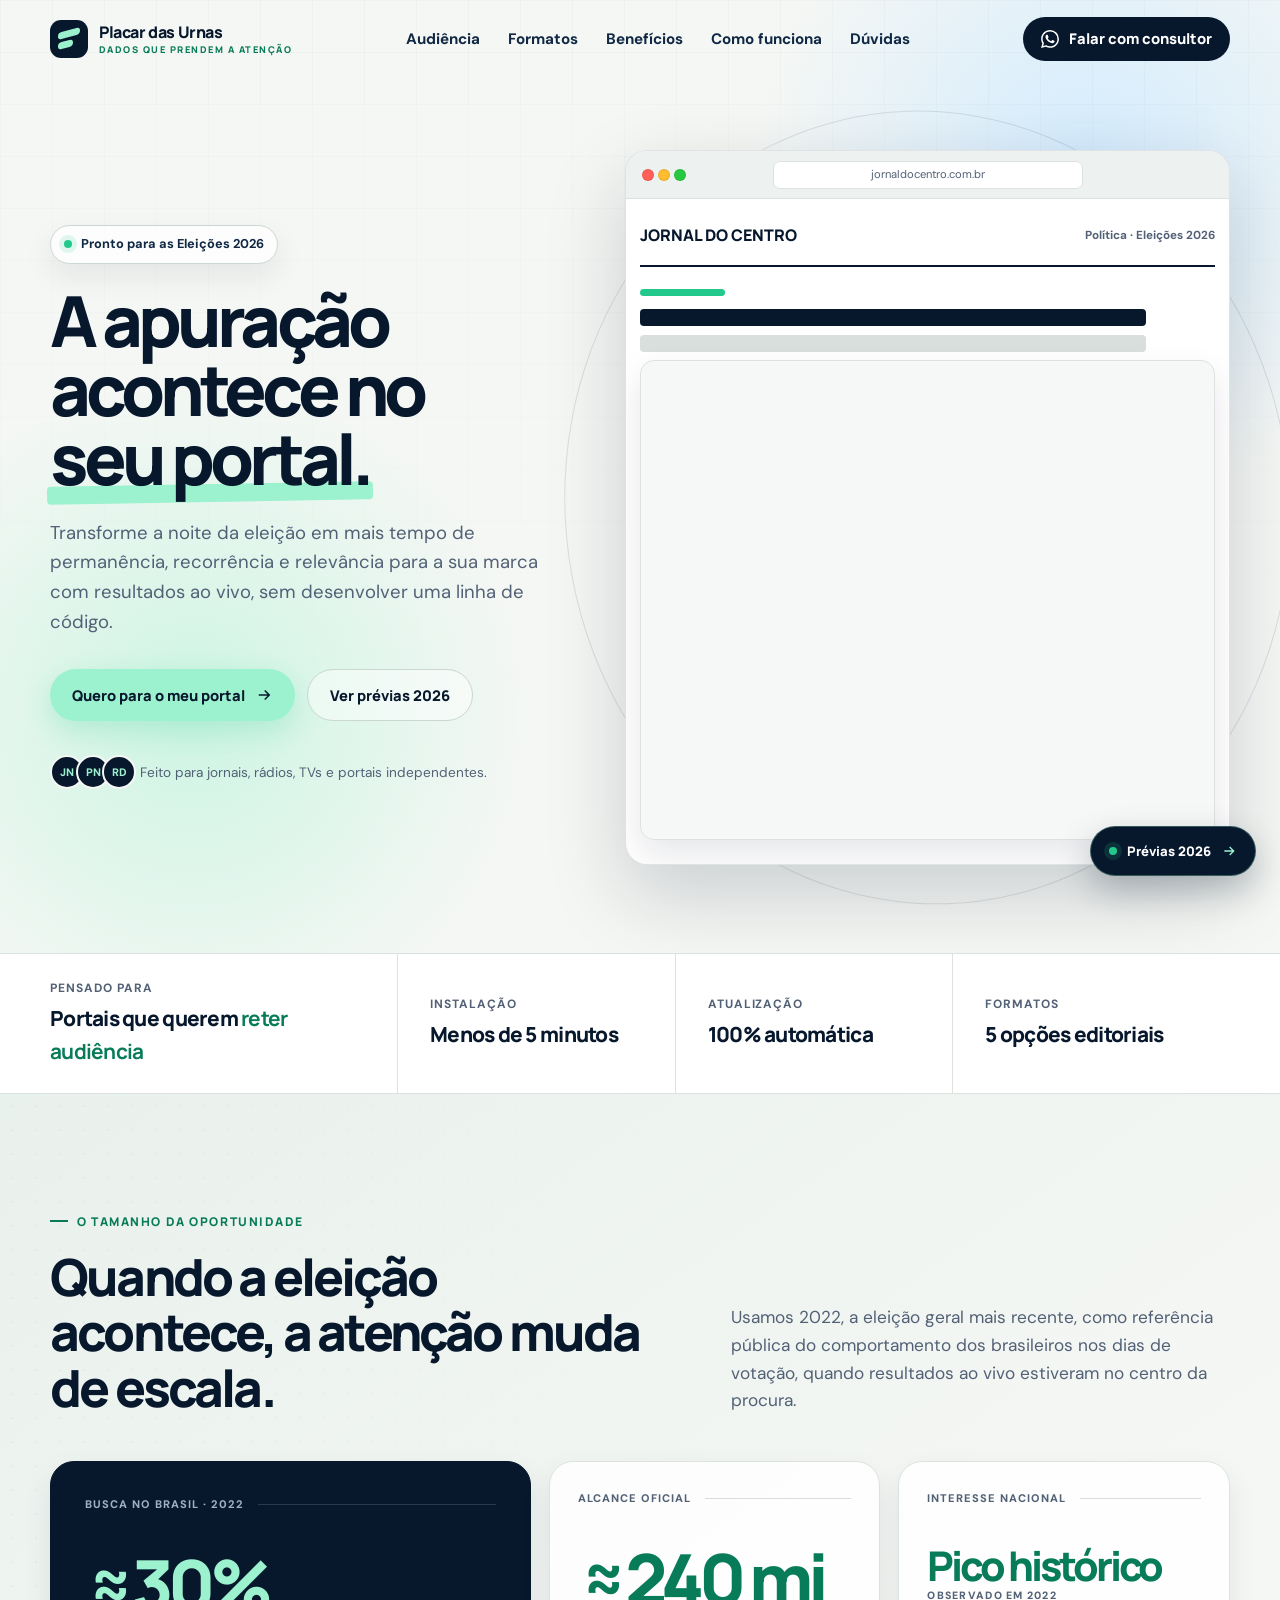
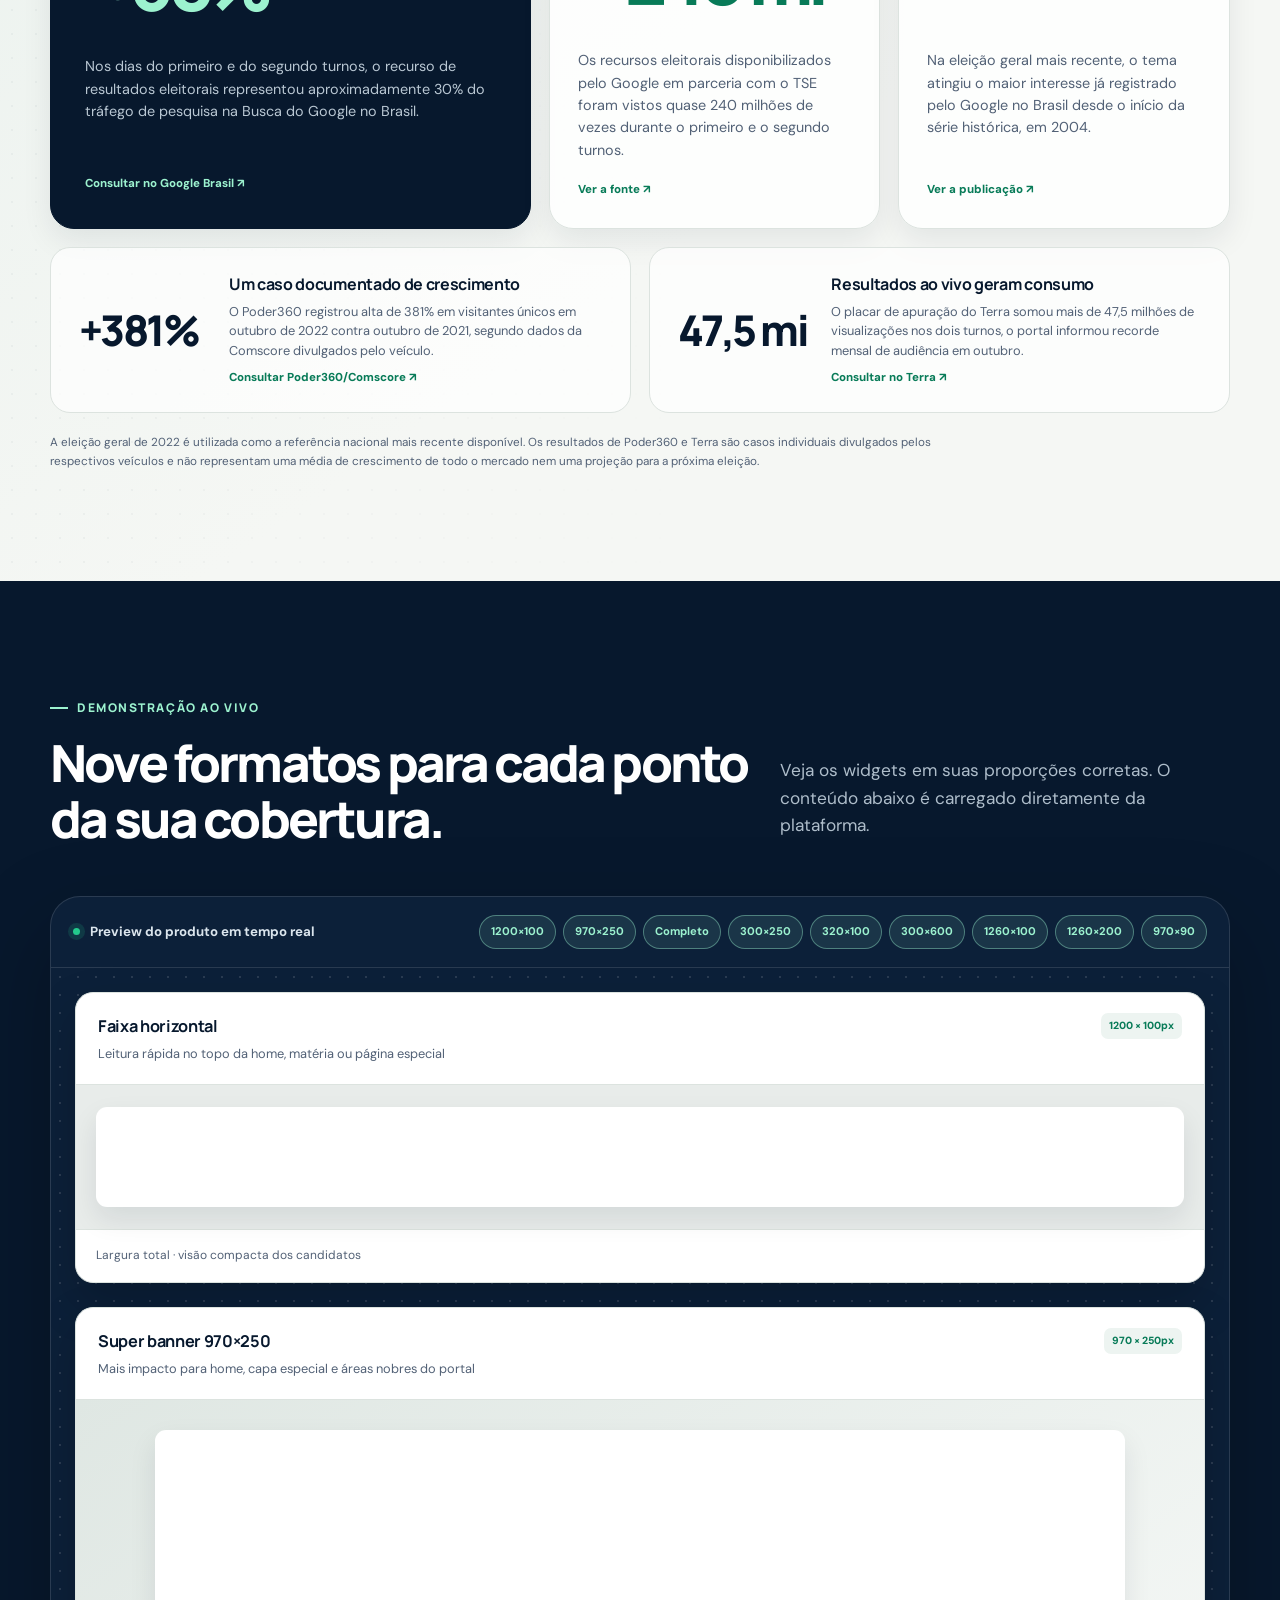
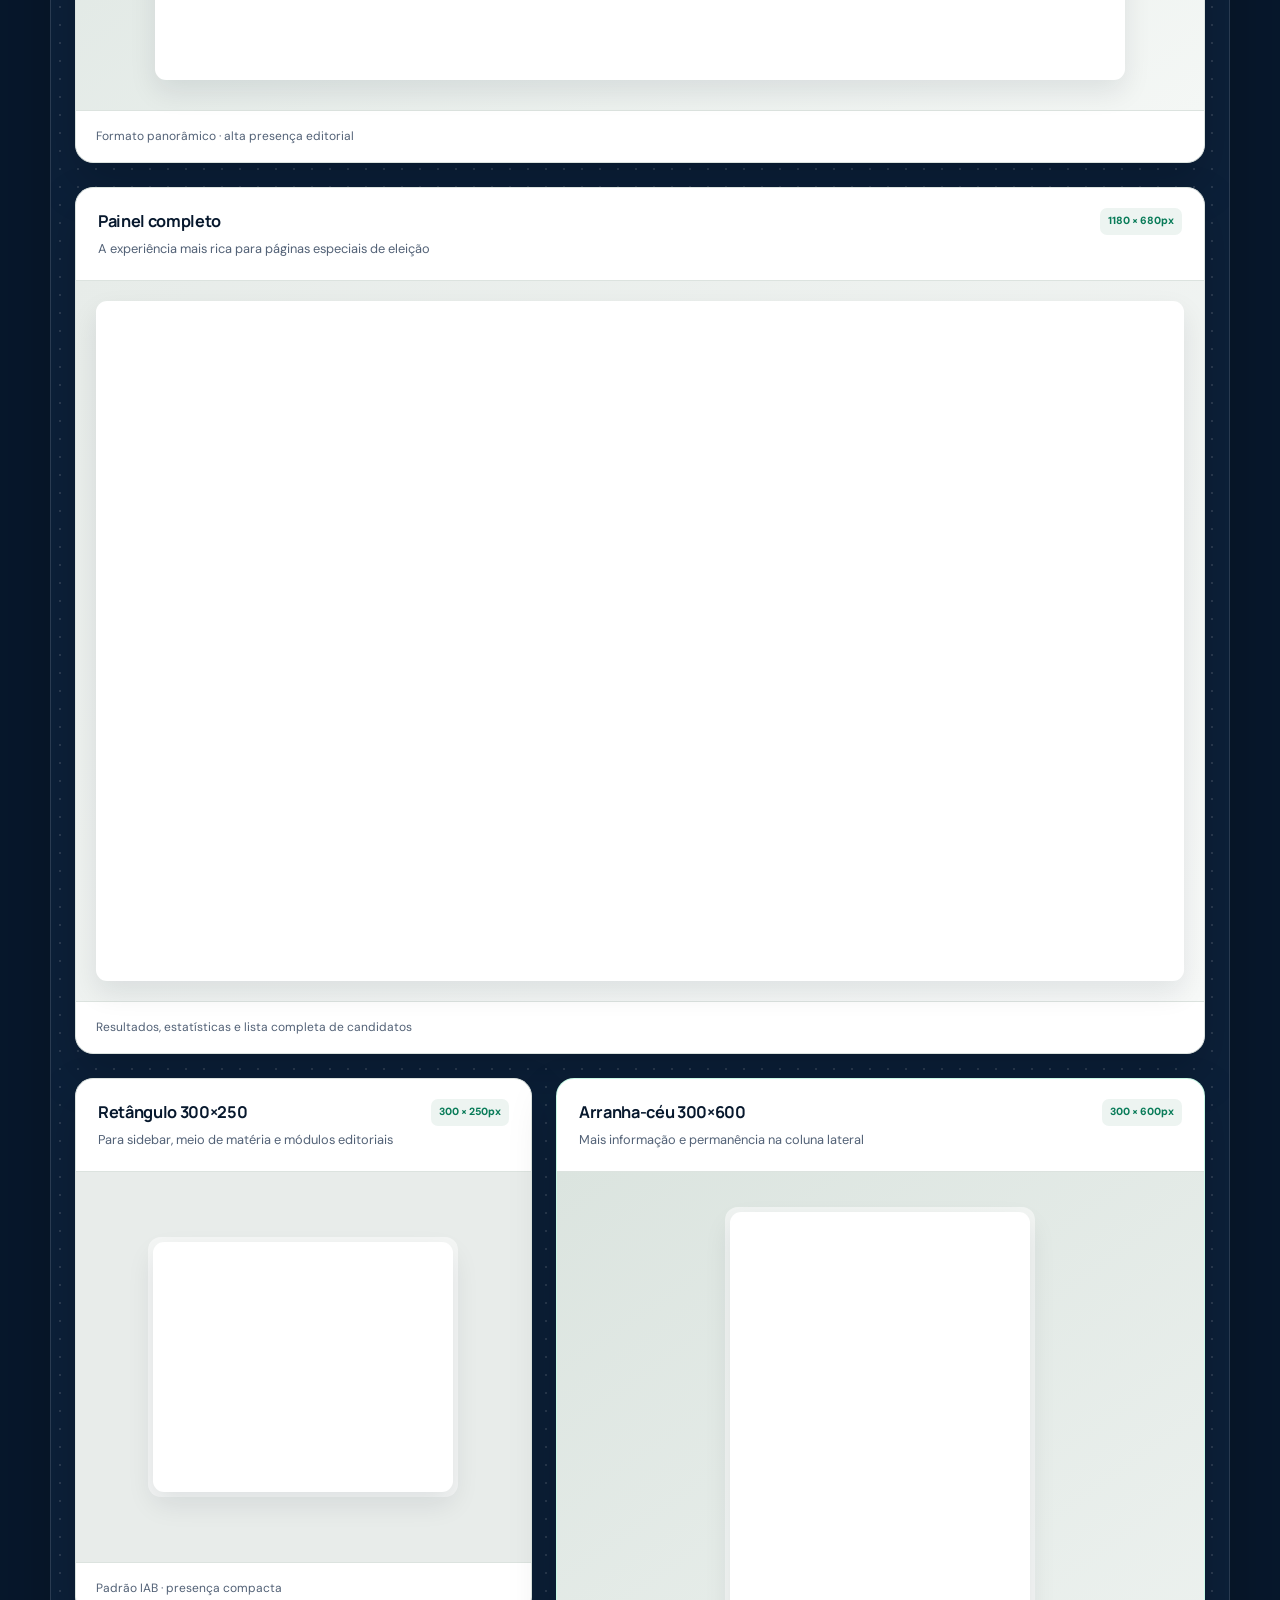
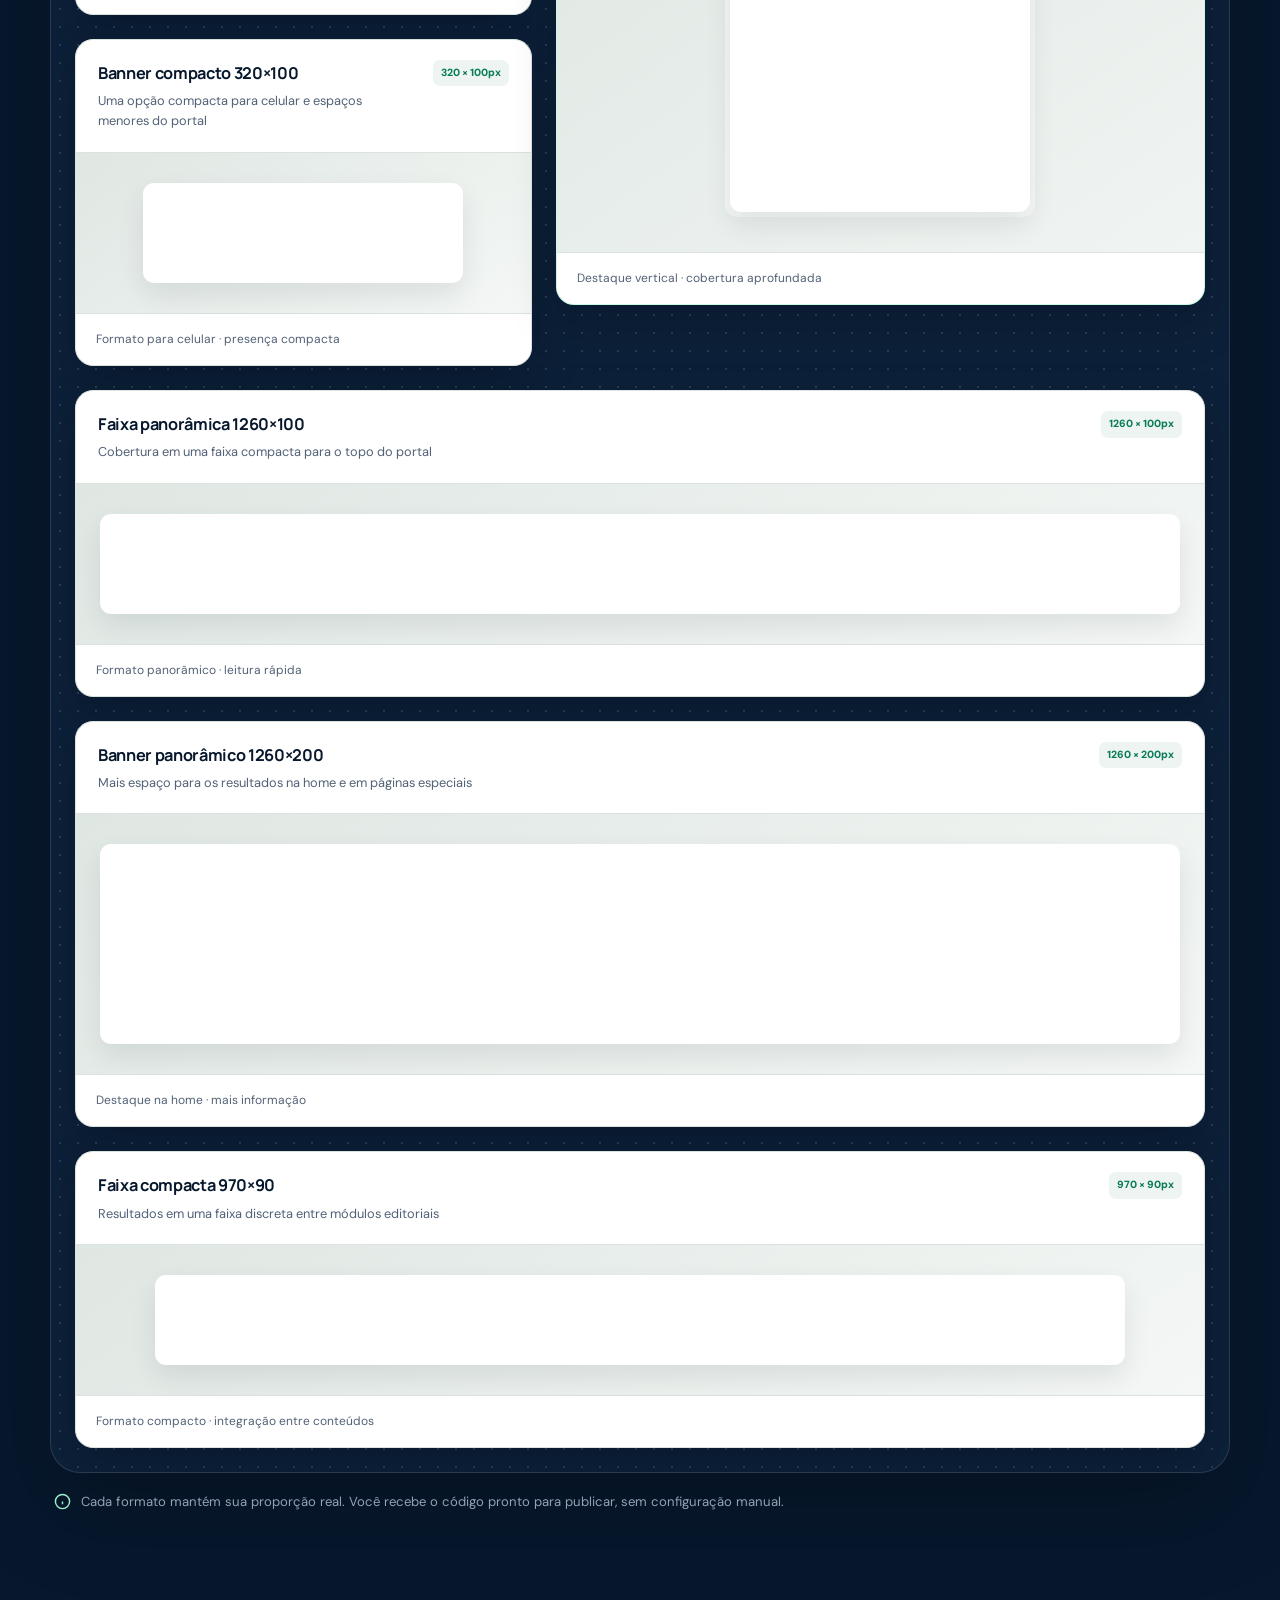
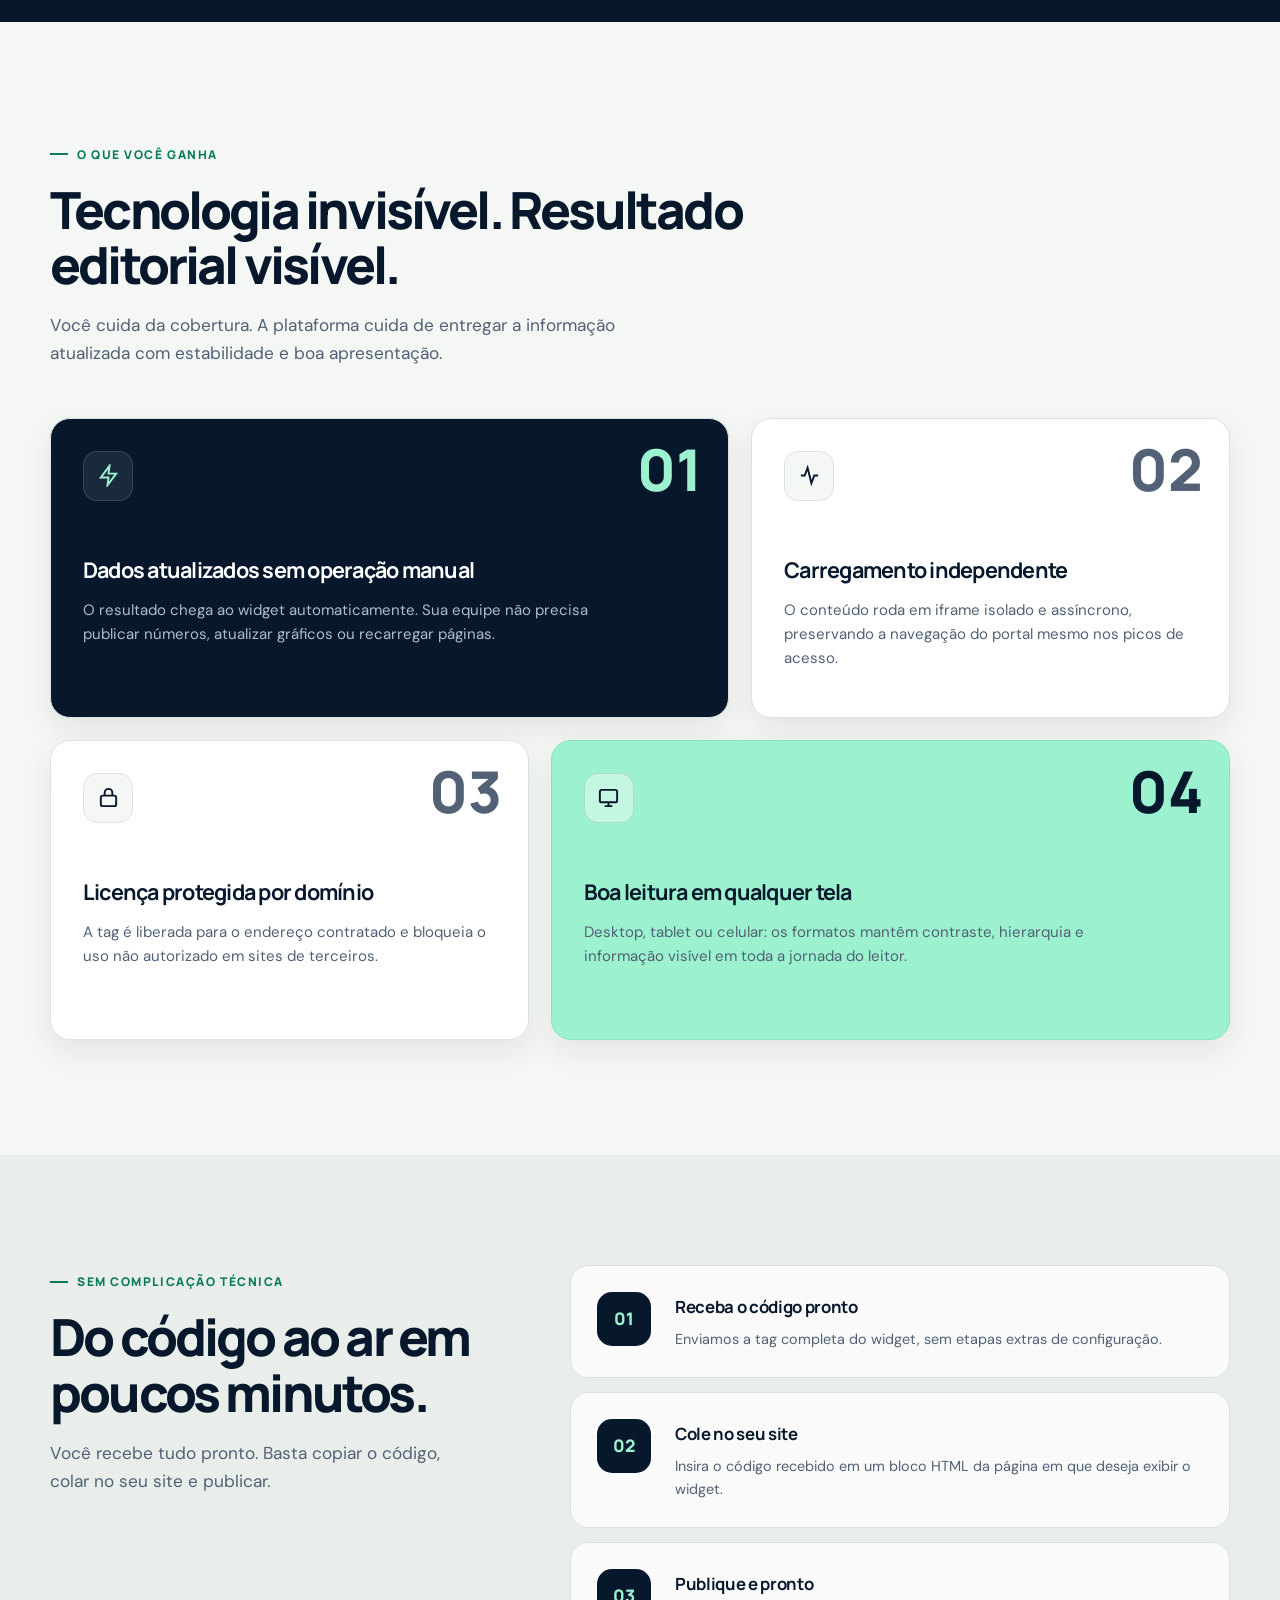
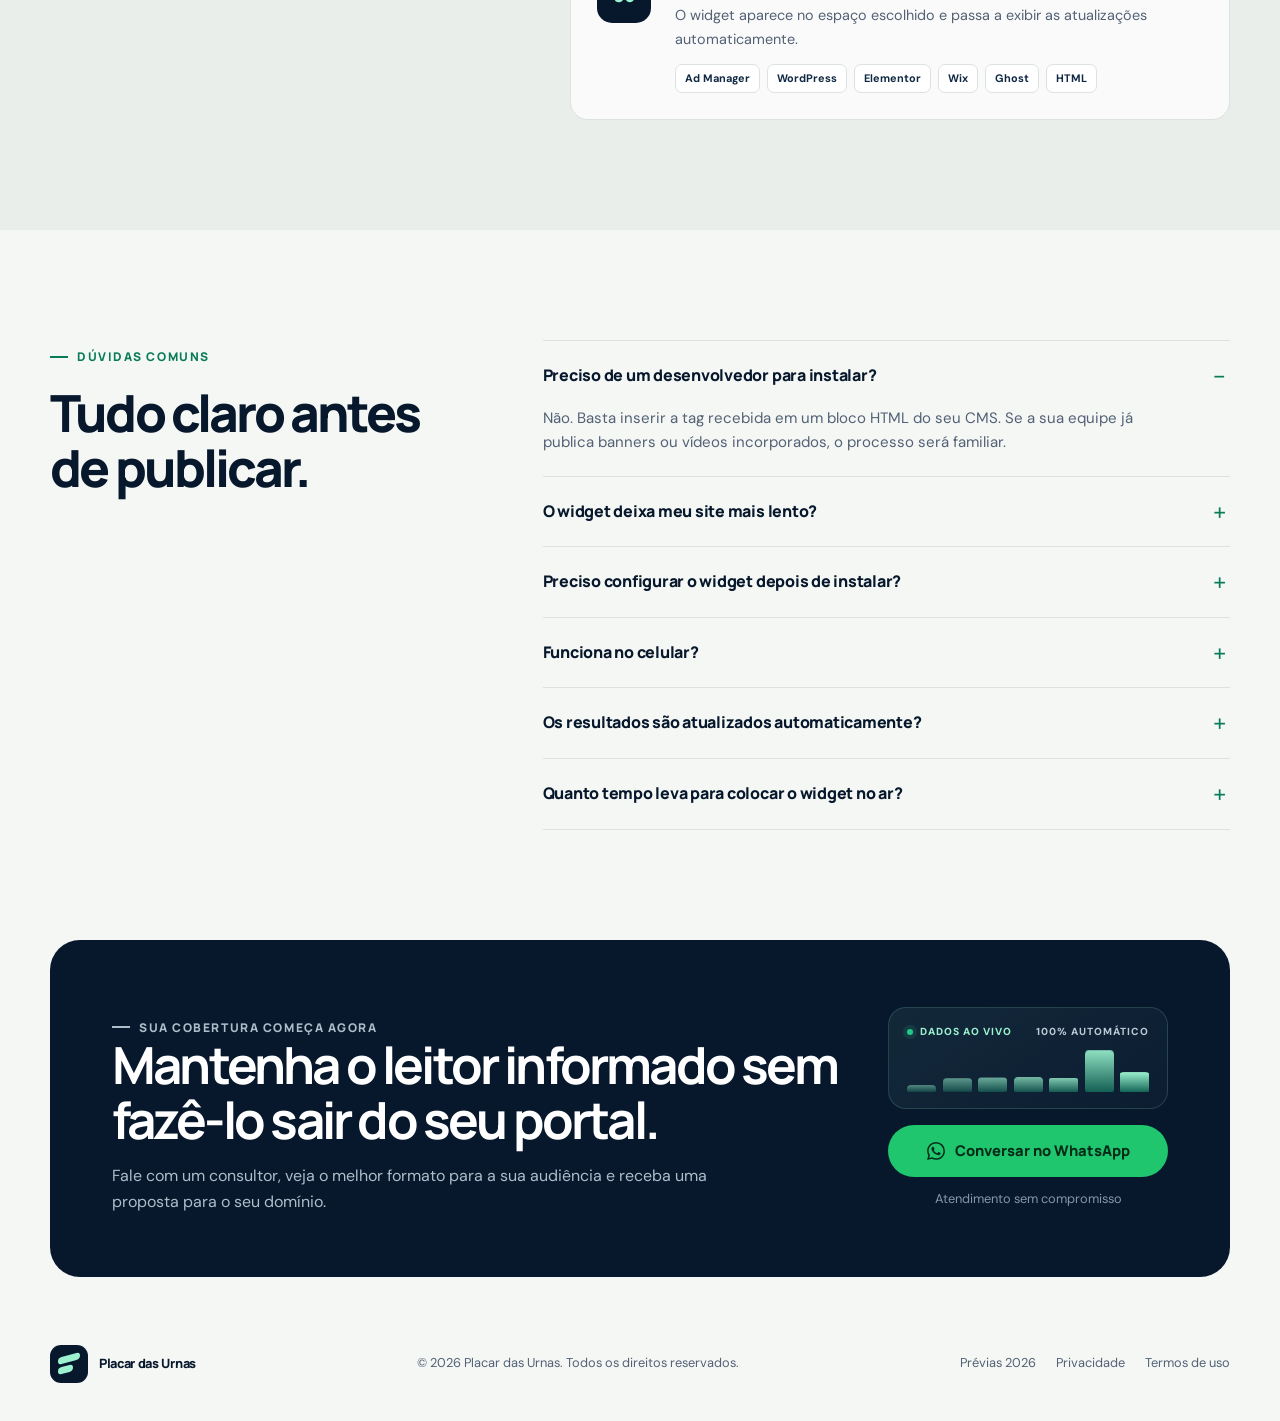
<file: index.html>
<!DOCTYPE html>
<html lang="pt-BR">
<head>
  <meta charset="UTF-8">
  <meta name="viewport" content="width=device-width, initial-scale=1">
  <meta name="description" content="Widgets de apuração eleitoral em tempo real para portais de notícias. Instalação simples, atualização automática e design responsivo.">
  <meta name="theme-color" content="#07182d">
  <title>Placar das Urnas | Apuração eleitoral no seu portal</title>
  <link rel="icon" href="./favicon.ico" sizes="any">
  <link rel="preconnect" href="https://fonts.googleapis.com">
  <link rel="preconnect" href="https://fonts.gstatic.com" crossorigin>
  <link href="https://fonts.googleapis.com/css2?family=DM+Sans:wght@400;500;600;700&amp;family=Manrope:wght@500;600;700;800&amp;display=swap" rel="stylesheet">
  <style>
    :root {
      --ink: #07182d;
      --ink-soft: #102844;
      --ink-muted: #526176;
      --paper: #f5f7f4;
      --white: #ffffff;
      --line: #dce3df;
      --line-dark: rgba(255, 255, 255, .12);
      --mint: #9cf2cf;
      --mint-strong: #23c98c;
      --mint-dark: #087b58;
      --sky: #cfeaff;
      --yellow: #ffd566;
      --whatsapp: #1fc66d;
      --display: "Manrope", system-ui, sans-serif;
      --body: "DM Sans", system-ui, sans-serif;
      --radius-sm: 12px;
      --radius-md: 20px;
      --radius-lg: 30px;
      --shadow-sm: 0 12px 30px rgba(7, 24, 45, .08);
      --shadow-lg: 0 30px 80px rgba(7, 24, 45, .18);
    }
    *, *::before, *::after { box-sizing: border-box; }
    html { scroll-behavior: smooth; }
    body { margin: 0; overflow-x: hidden; background: var(--paper); color: var(--ink); font-family: var(--body); line-height: 1.6; -webkit-font-smoothing: antialiased; }
    button, a { font: inherit; }
    a { color: inherit; text-decoration: none; }
    img, svg { display: block; }
    button { border: 0; }
    ::selection { background: var(--mint); color: var(--ink); }
    .skip-link { position: fixed; top: 12px; left: 12px; z-index: 9999; padding: 10px 14px; border-radius: 8px; background: var(--white); color: var(--ink); transform: translateY(-150%); }
    .skip-link:focus { transform: translateY(0); }
    .container { width: min(1180px, calc(100% - 40px)); margin-inline: auto; }
    .eyebrow { display: inline-flex; align-items: center; gap: 9px; margin: 0 0 18px; color: var(--mint-dark); font-family: var(--display); font-size: .75rem; font-weight: 800; letter-spacing: .13em; text-transform: uppercase; }
    .eyebrow::before { content: ""; width: 18px; height: 2px; background: currentColor; }
    .eyebrow--light { color: var(--mint); }
    .section-title { max-width: 800px; margin: 0; font-family: var(--display); font-size: clamp(2rem, 4vw, 3.5rem); font-weight: 800; letter-spacing: -.055em; line-height: 1.08; }
    .section-copy { max-width: 620px; margin: 20px 0 0; color: var(--ink-muted); font-size: 1.08rem; }
    .section-head { margin-bottom: 50px; }
    .section-head--split { display: flex; align-items: end; justify-content: space-between; gap: 32px; }
    .section-head--split .section-copy { margin: 0 0 6px; max-width: 450px; }
    .button { display: inline-flex; min-height: 52px; align-items: center; justify-content: center; gap: 10px; padding: 0 22px; border-radius: 999px; cursor: pointer; font-family: var(--display); font-size: .92rem; font-weight: 800; transition: transform .2s ease, box-shadow .2s ease, background .2s ease; }
    .button:hover { transform: translateY(-2px); }
    .button:focus-visible, .nav-link:focus-visible, .preview-fab:focus-visible, summary:focus-visible { outline: 3px solid var(--yellow); outline-offset: 3px; }
    .button--primary { background: var(--mint); color: var(--ink); box-shadow: 0 10px 28px rgba(35, 201, 140, .22); }
    .button--primary:hover { background: #b5f8dd; box-shadow: 0 14px 36px rgba(35, 201, 140, .3); }
    .button--whatsapp { background: var(--whatsapp); color: #052b18; }
    .button--ghost { border: 1px solid var(--line-dark); color: var(--white); }
    .button--ghost:hover { background: rgba(255, 255, 255, .08); }
    .button svg { width: 18px; height: 18px; }
    .site-header { position: fixed; inset: 0 0 auto; z-index: 1000; border-bottom: 1px solid transparent; transition: background .25s ease, border-color .25s ease, box-shadow .25s ease; }
    .site-header.is-scrolled { border-color: rgba(220, 227, 223, .8); background: rgba(245, 247, 244, .92); box-shadow: 0 10px 35px rgba(7, 24, 45, .06); backdrop-filter: blur(16px); }
    .nav { min-height: 78px; display: flex; align-items: center; justify-content: space-between; gap: 24px; }
    .brand { display: inline-flex; align-items: center; gap: 11px; font-family: var(--display); font-weight: 800; }
    .brand-mark { position: relative; width: 38px; height: 38px; overflow: hidden; border-radius: 11px; background: var(--ink); }
    .brand-mark::before, .brand-mark::after { content: ""; position: absolute; left: 8px; width: 22px; height: 7px; border-radius: 999px; background: var(--mint); transform: skewY(-15deg); }
    .brand-mark::before { top: 10px; }
    .brand-mark::after { top: 21px; width: 15px; }
    .brand-name { line-height: 1.05; letter-spacing: -.025em; color: var(--ink);}
    .brand-name small { display: block; margin-top: 4px; color: var(--mint-dark); font-size: .58rem; letter-spacing: .16em; text-transform: uppercase; }
    .nav-links { display: flex; align-items: center; gap: 28px; }
    .nav-link { position: relative; padding-block: 8px; color: var(--ink-soft); font-size: .95rem; font-weight: 700; transition: color .25s ease; }
    .nav-link::after { content: ""; position: absolute; right: 0; bottom: 2px; left: 0; height: 2px; border-radius: 999px; background: var(--mint-dark); transform: scaleX(0); transform-origin: center; transition: transform .25s ease; }
    .nav-link:hover, .nav-link.is-active { color: var(--mint-dark); }
    .nav-link.is-active::after { transform: scaleX(1); }
    .site-header .button { min-height: 44px; padding-inline: 18px; background: var(--ink); color: var(--white); }
    .hero { position: relative; min-height: 860px; overflow: hidden; padding: 150px 0 88px; background: radial-gradient(circle at 85% 18%, rgba(207, 234, 255, .9), transparent 25%), radial-gradient(circle at 15% 75%, rgba(156, 242, 207, .45), transparent 26%), var(--paper); }
    .hero::before { content: ""; position: absolute; inset: 0; opacity: .28; background-image: linear-gradient(rgba(7, 24, 45, .08) 1px, transparent 1px), linear-gradient(90deg, rgba(7, 24, 45, .08) 1px, transparent 1px); background-size: 52px 52px; mask-image: linear-gradient(to bottom, black, transparent 88%); }
    .hero-grid { position: relative; display: grid; grid-template-columns: minmax(0, .92fr) minmax(0, 1.08fr); align-items: center; gap: 60px; }
    .hero-content { min-width: 0; }
    .live-pill { display: inline-flex; align-items: center; gap: 9px; margin-bottom: 22px; padding: 8px 13px; border: 1px solid #cbd8d2; border-radius: 999px; background: rgba(255, 255, 255, .72); color: var(--ink-soft); font-size: .8rem; font-weight: 700; box-shadow: var(--shadow-sm); }
    .live-dot { width: 8px; height: 8px; border-radius: 50%; background: var(--mint-strong); box-shadow: 0 0 0 5px rgba(35, 201, 140, .14); animation: pulse 1.8s ease infinite; }
    .hero h1 { max-width: 620px; margin: 0; font-family: var(--display); font-size: clamp(2.9rem, 5.5vw, 5.15rem); font-weight: 800; letter-spacing: -.07em; line-height: .98; }
    .hero h1 span { position: relative; z-index: 0; white-space: nowrap; }
    .hero h1 span::after { content: ""; position: absolute; z-index: -1; right: -3px; bottom: 4px; left: -3px; height: 18px; border-radius: 4px; background: var(--mint); transform: rotate(-1deg); }
    .hero-copy { max-width: 570px; margin: 26px 0 32px; color: var(--ink-muted); font-size: 1.16rem; }
    .hero-actions { display: flex; align-items: center; gap: 12px; flex-wrap: wrap; }
    .hero-actions .button--ghost { border-color: #cbd8d2; color: var(--ink); background: rgba(255,255,255,.45); }
    .trust-line { display: flex; align-items: center; gap: 12px; margin-top: 34px; color: var(--ink-muted); font-size: .85rem; }
    .trust-avatars { display: flex; }
    .trust-avatar { display: grid; width: 34px; height: 34px; margin-right: -8px; place-items: center; border: 2px solid var(--paper); border-radius: 50%; background: var(--ink); color: var(--mint); font-size: .68rem; font-weight: 800; }
    .product-stage { position: relative; min-width: 0; }
    .stage-orbit { position: absolute; inset: -40px -60px; border: 1px solid rgba(7, 24, 45, .11); border-radius: 50%; transform: rotate(-8deg); }
    .browser { position: relative; overflow: hidden; border: 1px solid rgba(7, 24, 45, .12); border-radius: 22px; background: var(--white); box-shadow: var(--shadow-lg); }
    .browser-bar { height: 48px; display: grid; grid-template-columns: 44px minmax(0, 1fr) 44px; align-items: center; gap: 12px; padding: 0 16px; border-bottom: 1px solid var(--line); background: #edf1ef; }
    .browser-controls { display: flex; align-items: center; gap: 4px; }
    .browser-dot { flex: 0 0 12px; width: 12px; height: 12px; border: 1px solid rgba(0,0,0,.08); border-radius: 50%; }
    .browser-dot:nth-child(1) { background: #ff5f57; }
    .browser-dot:nth-child(2) { background: #febc2e; }
    .browser-dot:nth-child(3) { background: #28c840; }
    .browser-address { display: flex; width: 100%; max-width: 310px; min-width: 0; height: 28px; align-items: center; justify-content: center; justify-self: center; padding: 0 6px; border: 1px solid #dce3df; border-radius: 7px; background: var(--white); color: var(--ink-muted); font-size: .7rem; line-height: 1; white-space: nowrap; }
    .newsroom { padding: 24px 14px; }
    .newsroom-brand { display: flex; justify-content: space-between; align-items: center; padding-bottom: 16px; border-bottom: 2px solid var(--ink); font-family: var(--display); font-weight: 800; }
    .newsroom-brand small { color: var(--ink-muted); font-family: var(--body); font-size: .73rem; font-weight: 700; }
    .fake-kicker { width: 85px; height: 7px; margin-top: 22px; border-radius: 10px; background: var(--mint-strong); }
    .fake-headline { width: 88%; height: 17px; margin-top: 13px; border-radius: 4px; background: var(--ink); box-shadow: 0 26px 0 #d9dfdc; }
    .widget-frame { position: relative; width: 100%; max-width: 100%; height: 480px; margin-top: 34px; overflow: hidden; border: 1px solid var(--line); border-radius: 14px; background: #f6f8f7; box-shadow: 0 15px 35px rgba(7,24,45,.1); }
    .widget-frame::-webkit-scrollbar, .live-widget::-webkit-scrollbar { width: 5px; height: 5px; }
    .widget-frame::-webkit-scrollbar-track, .live-widget::-webkit-scrollbar-track { background: transparent; }
    .widget-frame::-webkit-scrollbar-thumb, .live-widget::-webkit-scrollbar-thumb { border-radius: 999px; background: rgba(16,40,68,.35); }
    .widget-frame::-webkit-scrollbar-thumb:hover, .live-widget::-webkit-scrollbar-thumb:hover { background: rgba(16,40,68,.58); }
    .widget-frame:focus-visible, .live-widget:focus-visible { outline: 3px solid var(--mint-strong); outline-offset: 3px; }
    .proof-bar { position: relative; z-index: 2; border-block: 1px solid var(--line); background: var(--white); }
    .proof-grid { display: grid; grid-template-columns: 1.25fr repeat(3, 1fr); align-items: stretch; }
    .proof-item { min-height: 130px; display: flex; flex-direction: column; justify-content: center; padding: 25px 32px; border-left: 1px solid var(--line); }
    .proof-item:first-child { padding-left: 0; border-left: 0; }
    .proof-label { color: var(--ink-muted); font-size: .75rem; font-weight: 700; letter-spacing: .08em; text-transform: uppercase; }
    .proof-value { margin-top: 4px; font-family: var(--display); font-size: 1.3rem; font-weight: 800; letter-spacing: -.035em; }
    .proof-value strong { color: var(--mint-dark); }
    .attention { position: relative; overflow: hidden; padding: 110px 0; background: linear-gradient(145deg, #e9f1ed 0%, var(--paper) 62%); }
    .attention::before { content: ""; position: absolute; inset: 0; opacity: .28; background-image: radial-gradient(rgba(7,24,45,.14) 1px, transparent 1px); background-size: 24px 24px; mask-image: linear-gradient(90deg, black, transparent 58%); }
    .attention .container { position: relative; }
    .attention-head { display: grid; grid-template-columns: 1.1fr .9fr; align-items: end; gap: 70px; margin-bottom: 46px; }
    .attention-head .section-copy { margin: 0; justify-self: end; }
    .attention-grid { display: grid; grid-template-columns: 1.45fr 1fr 1fr; gap: 18px; }
    .attention-card { min-width: 0; min-height: 310px; display: flex; flex-direction: column; padding: 28px; border: 1px solid var(--line); border-radius: 24px; background: rgba(255,255,255,.86); box-shadow: var(--shadow-sm); }
    .attention-card--feature { padding: 34px; border-color: var(--ink); background: var(--ink); color: var(--white); }
    .attention-kicker { display: flex; align-items: center; justify-content: space-between; gap: 14px; color: var(--ink-muted); font-size: .69rem; font-weight: 800; letter-spacing: .09em; text-transform: uppercase; }
    .attention-card--feature .attention-kicker { color: #9eb0c1; }
    .attention-kicker::after { content: ""; flex: 1; height: 1px; background: currentColor; opacity: .22; }
    .attention-number { min-height: 82px; display: flex; align-items: flex-start; margin: 40px 0 20px; color: var(--mint-dark); font-family: var(--display); font-size: clamp(3.2rem, 5.5vw, 5.15rem); font-weight: 800; letter-spacing: -.075em; line-height: .9; white-space: nowrap; }
    .attention-card--feature .attention-number { color: var(--mint); }
    .attention-number--text { flex-direction: column; justify-content: flex-start; gap: 7px; font-size: clamp(2.25rem, 3.2vw, 2.85rem); white-space: nowrap; }
    .attention-number--text small { color: var(--ink-muted); font-family: var(--body); font-size: .66rem; font-weight: 800; letter-spacing: .12em; line-height: 1; text-transform: uppercase; }
    .attention-card p { margin: 0; color: var(--ink-muted); font-size: .9rem; line-height: 1.55; }
    .attention-card--feature p { color: #b9c7d3; }
    .data-source { display: inline-flex; align-items: center; gap: 6px; width: fit-content; margin-top: 20px; color: var(--mint-dark); font-size: .72rem; font-weight: 800; text-decoration: none; }
    .attention-card--feature .data-source { color: var(--mint); }
    .attention-card > .data-source { margin-top: auto; padding-top: 20px; }
    .data-source:hover { text-decoration: underline; text-underline-offset: 3px; }
    .case-grid { display: grid; grid-template-columns: repeat(2, 1fr); gap: 18px; margin-top: 18px; }
    .case-card { display: grid; grid-template-columns: auto 1fr; align-items: center; gap: 24px; padding: 24px 28px; border: 1px solid var(--line); border-radius: 20px; background: rgba(255,255,255,.72); }
    .case-number { min-width: 126px; color: var(--ink); font-family: var(--display); font-size: 2.65rem; font-weight: 800; letter-spacing: -.06em; line-height: 1; }
    .case-card h3 { margin: 0 0 5px; font-family: var(--display); font-size: 1rem; letter-spacing: -.02em; }
    .case-card p { margin: 0; color: var(--ink-muted); font-size: .8rem; line-height: 1.5; }
    .case-card .data-source { margin-top: 9px; }
    .attention-note { max-width: 900px; margin: 20px 0 0; color: var(--ink-muted); font-size: .73rem; }
    .studio { padding: 110px 0; background: var(--ink); color: var(--white); }
    .studio .section-title { max-width: 720px; }
    .studio .section-copy { color: #aebdca; }
    .studio-shell { overflow: hidden; border: 1px solid var(--line-dark); border-radius: var(--radius-lg); background: #0c2039; box-shadow: 0 35px 90px rgba(0,0,0,.25); }
    .studio-toolbar { display: flex; align-items: center; justify-content: space-between; gap: 18px; padding: 18px 22px; border-bottom: 1px solid var(--line-dark); }
    .studio-status { display: flex; align-items: center; gap: 10px; color: #dbe5ed; font-size: .83rem; font-weight: 700; }
    .studio-status .live-dot { width: 7px; height: 7px; }
    .studio-formats { display: flex; flex-wrap: wrap; justify-content: flex-end; gap: 7px; }
    .format-chip { padding: 7px 11px; border: 1px solid var(--line-dark); border-radius: 999px; color: #9fb0c4; font-size: .7rem; font-weight: 700; }
    .format-chip.is-active { border-color: rgba(156,242,207,.4); background: rgba(156,242,207,.1); color: var(--mint); }
    .studio-canvas { display: grid; grid-template-columns: repeat(12, minmax(0, 1fr)); align-items: start; gap: 24px; padding: 24px; background-image: radial-gradient(rgba(255,255,255,.12) 1px, transparent 1px); background-size: 18px 18px; }
    .format-card { overflow: hidden; border: 1px solid var(--line); border-radius: 18px; background: var(--white); color: var(--ink); box-shadow: 0 20px 48px rgba(0,0,0,.18); }
    .format-card--wide, .format-card--standard { grid-column: 1 / -1; }
    .format-stack { grid-column: span 5; display: flex; min-width: 0; flex-direction: column; gap: 24px; }
    .format-stack > .format-card { width: 100%; margin: 0; }
    .format-card--rectangle { grid-column: span 5; }
    .format-card--tower { grid-column: span 7; border-color: rgba(156,242,207,.55); }
    .format-card__head { display: flex; align-items: start; justify-content: space-between; gap: 18px; padding: 20px 22px; border-bottom: 1px solid var(--line); }
    .format-card__head h3 { margin: 0; font-family: var(--display); font-size: 1.02rem; letter-spacing: -.02em; }
    .format-card__head p { margin: 5px 0 0; color: var(--ink-muted); font-size: .8rem; }
    .size-badge { flex: 0 0 auto; padding: 5px 8px; border-radius: 7px; background: #edf4f1; color: var(--mint-dark); font-size: .65rem; font-weight: 800; }
    .editorial-preview { padding: 26px; background: #f0f3f1; }
    .article-line { height: 8px; margin-bottom: 9px; border-radius: 8px; background: #d9dfdc; }
    .article-line:nth-child(2) { width: 73%; }
    .live-widget { position: relative; width: 100%; max-width: 100%; margin: 22px 0; overflow: hidden; border-radius: 11px; background: var(--white); box-shadow: 0 12px 28px rgba(7,24,45,.09); scroll-behavior: smooth; scrollbar-color: rgba(16,40,68,.38) transparent; scrollbar-width: thin; }
    .widget-frame iframe, .live-widget iframe { transform: scale(var(--preview-scale, 1)); transform-origin: top left; }
    .widget-frame iframe, .live-widget--standard iframe, .live-widget--panoramic iframe, .live-widget--horizontal iframe { width: 100% !important; height: 100% !important; transform: none; }
    .horizontal-preview { padding: 22px 20px; background: #e8ecea; }
    .live-widget--horizontal, .live-widget--banner { margin: 0 auto; }
    .live-widget--horizontal { height: 100px; }
    .live-widget--panoramic { height: 100px; margin: 0 auto; }
    .live-widget--panoramic-tall { height: 200px; }
    .super-banner-preview { display: grid; grid-template-columns: minmax(0, 1fr); place-items: center; padding: 30px 24px; background: linear-gradient(145deg, #dfe7e3, #f4f7f5); }
    .live-widget--970 { margin: 0 auto; }
    .standard-preview { display: grid; grid-template-columns: minmax(0, 1fr); place-items: center; padding: 20px; background: linear-gradient(145deg, #e7ece9, #f7f9f8); }
    .live-widget--standard { height: 680px; margin: 0 auto; }
    .sidebar-preview { display: grid; grid-template-columns: minmax(0, 1fr); place-items: center; min-height: 390px; padding: 28px; background: #e8ecea; }
    .sidebar-preview--tower { min-height: 680px; background: linear-gradient(145deg, #dbe4df, #f0f4f2); }
    .sidebar-page { width: 100%; max-width: 310px; padding: 5px; border-radius: 13px; background: rgba(255,255,255,.55); }
    .live-widget--sidebar { width: 300px; max-width: 100%; margin: 0 auto; }
    .live-widget--tower { width: 300px; max-width: 100%; margin: 0 auto; }
    .format-card__foot { display: flex; align-items: center; justify-content: space-between; gap: 14px; padding: 16px 20px; border-top: 1px solid var(--line); color: var(--ink-muted); font-size: .75rem; }
    .studio-note { display: flex; align-items: center; gap: 10px; margin: 18px 4px 0; color: #91a4b6; font-size: .82rem; }
    .studio-note svg { flex: 0 0 auto; width: 17px; color: var(--mint); }
    .benefits { padding: 115px 0; }
    .benefit-grid { display: grid; grid-template-columns: repeat(12, 1fr); gap: 22px; }
    .benefit-card { position: relative; overflow: hidden; min-height: 300px; padding: 32px; border: 1px solid var(--line); border-radius: var(--radius-md); background: var(--white); box-shadow: var(--shadow-sm); }
    .benefit-card:nth-child(1), .benefit-card:nth-child(4) { grid-column: span 7; }
    .benefit-card:nth-child(2), .benefit-card:nth-child(3) { grid-column: span 5; }
    .benefit-card--dark { background: var(--ink); color: var(--white); }
    .benefit-card--mint { background: var(--mint); border-color: #8ae3c0; }
    .benefit-icon { display: grid; width: 50px; height: 50px; place-items: center; margin-bottom: 52px; border: 1px solid var(--line); border-radius: 14px; background: var(--paper); color: var(--ink); }
    .benefit-icon svg { width: 23px; height: 23px; }
    .benefit-card--dark .benefit-icon { border-color: var(--line-dark); background: rgba(255,255,255,.08); color: var(--mint); }
    .benefit-card--mint .benefit-icon { border-color: rgba(7,24,45,.12); background: rgba(255,255,255,.4); }
    .benefit-card h3 { max-width: 460px; margin: 0 0 11px; font-family: var(--display); font-size: 1.35rem; letter-spacing: -.035em; }
    .benefit-card p { max-width: 520px; margin: 0; color: var(--ink-muted); font-size: .94rem; }
    .benefit-card--dark p { color: #aebdca; }
    .benefit-number { position: absolute; top: 22px; right: 26px; color: var(--ink-muted); font-family: var(--display); font-size: 3.6rem; font-weight: 800; line-height: 1; }
    .benefit-card--dark .benefit-number { color: var(--mint); }
    .benefit-card--mint .benefit-number { color: var(--ink); }
    .flow { padding: 110px 0; background: #e9eeeb; }
    .flow-grid { display: grid; grid-template-columns: .8fr 1.2fr; gap: 80px; align-items: start; }
    .flow-intro { position: sticky; top: 120px; }
    .flow-intro .section-copy { max-width: 430px; }
    .flow-list { display: grid; gap: 14px; }
    .flow-step { display: grid; grid-template-columns: 58px 1fr; gap: 20px; padding: 26px; border: 1px solid var(--line); border-radius: 18px; background: rgba(255,255,255,.72); }
    .flow-number { display: grid; width: 54px; height: 54px; place-items: center; border-radius: 15px; background: var(--ink); color: var(--mint); font-family: var(--display); font-size: 1.08rem; font-weight: 800; }
    .flow-step h3 { margin: 2px 0 7px; font-family: var(--display); font-size: 1.05rem; letter-spacing: -.02em; }
    .flow-step p { margin: 0; color: var(--ink-muted); font-size: .9rem; }
    .compatibility { display: flex; flex-wrap: wrap; gap: 7px; margin-top: 13px; }
    .compatibility span { padding: 5px 9px; border: 1px solid var(--line); border-radius: 7px; background: var(--white); color: var(--ink-soft); font-size: .68rem; font-weight: 700; }
    .faq { padding: 110px 0; }
    .faq-grid { display: grid; grid-template-columns: .75fr 1.25fr; gap: 80px; }
    .faq-list { border-top: 1px solid var(--line); }
    details { border-bottom: 1px solid var(--line); }
    summary { position: relative; padding: 22px 48px 22px 0; cursor: pointer; list-style: none; font-family: var(--display); font-weight: 800; letter-spacing: -.015em; }
    summary::-webkit-details-marker { display: none; }
    summary::after { content: "+"; position: absolute; top: 17px; right: 4px; color: var(--mint-dark); font-size: 1.45rem; font-weight: 500; }
    details[open] summary::after { content: "−"; }
    details p { margin: -5px 50px 22px 0; color: var(--ink-muted); font-size: .94rem; }
    .final-cta { padding: 0 0 40px; }
    .cta-box { position: relative; overflow: hidden; display: grid; grid-template-columns: 1fr auto; align-items: center; gap: 42px; padding: 62px; border-radius: var(--radius-lg); background: var(--ink); color: var(--white); }
    .cta-box > * { position: relative; z-index: 1; }
    .cta-box h2 { max-width: 740px; margin: 0; font-family: var(--display); font-size: clamp(2rem, 4vw, 3.35rem); letter-spacing: -.055em; line-height: 1.08; }
    .cta-box p { max-width: 650px; margin: 16px 0 0; color: #aebdca; }
    .cta-side { width: 280px; display: grid; gap: 16px; }
    .cta-signal { min-height: 98px; padding: 16px 18px; border: 1px solid rgba(156,242,207,.16); border-radius: 18px; background: linear-gradient(145deg, rgba(156,242,207,.08), rgba(255,255,255,.025)); }
    .cta-signal-head { display: flex; align-items: center; justify-content: space-between; gap: 12px; color: #b9c9d5; font-size: .64rem; font-weight: 800; letter-spacing: .1em; text-transform: uppercase; }
    .cta-signal-live { display: inline-flex; align-items: center; gap: 7px; color: var(--mint); }
    .cta-signal-live::before { content: ""; width: 6px; height: 6px; border-radius: 50%; background: var(--mint-strong); box-shadow: 0 0 0 4px rgba(35,201,140,.12); }
    .cta-bars { position: relative; overflow: hidden; height: 42px; margin-top: 10px; display: flex; align-items: end; gap: 7px; }
    .cta-bars span { flex: 1; min-height: 8px; border-radius: 4px 4px 2px 2px; background: linear-gradient(to top, rgba(35,201,140,.42), var(--mint)); transform-origin: center bottom; will-change: transform; }
    .cta-bars span:nth-child(1) { --bar-min: .55; --bar-max: 1.65; --bar-speed: 1.35s; --bar-delay: -.8s; height: 24%; opacity: .46; }
    .cta-bars span:nth-child(2) { --bar-min: .48; --bar-max: 1.38; --bar-speed: 1.7s; --bar-delay: -1.3s; height: 38%; opacity: .56; }
    .cta-bars span:nth-child(3) { --bar-min: .42; --bar-max: 1.2; --bar-speed: 1.15s; --bar-delay: -.35s; height: 52%; opacity: .66; }
    .cta-bars span:nth-child(4) { --bar-min: .58; --bar-max: 1.42; --bar-speed: 1.9s; --bar-delay: -1.5s; height: 46%; opacity: .72; }
    .cta-bars span:nth-child(5) { --bar-min: .48; --bar-max: 1.12; --bar-speed: 1.45s; --bar-delay: -.65s; height: 70%; opacity: .82; }
    .cta-bars span:nth-child(6) { --bar-min: .38; --bar-max: 1; --bar-speed: 1.8s; --bar-delay: -1.1s; height: 88%; opacity: .92; }
    .cta-bars span:nth-child(7) { --bar-min: .52; --bar-max: 1; --bar-speed: 1.25s; --bar-delay: -.2s; height: 100%; }
    .cta-actions { display: grid; gap: 12px; min-width: 250px; }
    .cta-actions small { color: #8497aa; text-align: center; font-size: .8rem; }
    footer { padding: 28px 0 38px; }
    .footer-inner { display: flex; align-items: center; justify-content: space-between; gap: 20px; color: var(--ink-muted); font-size: .8rem; }
    .footer-links { display: flex; gap: 20px; }
    .footer-links a:hover { color: var(--mint-dark); }
    .preview-fab { position: fixed; right: 24px; bottom: 24px; z-index: 880; display: inline-flex; min-height: 50px; align-items: center; gap: 10px; padding: 0 18px; border: 1px solid rgba(156,242,207,.3); border-radius: 999px; background: var(--ink); color: var(--white); font-family: var(--display); font-size: .82rem; font-weight: 800; box-shadow: 0 14px 34px rgba(7,24,45,.25); transition: transform .2s ease, box-shadow .2s ease, background .2s ease; }
    .preview-fab::before { content: ""; width: 8px; height: 8px; border-radius: 50%; background: var(--mint-strong); box-shadow: 0 0 0 5px rgba(35,201,140,.14); }
    .preview-fab:hover { background: var(--ink-soft); box-shadow: 0 18px 42px rgba(7,24,45,.32); transform: translateY(-2px); }
    .preview-fab svg { width: 16px; height: 16px; color: var(--mint); }
    .mobile-cta { display: none; }
    .reveal { opacity: 0; transform: translateY(22px); transition: opacity .65s ease, transform .65s ease; }
    .reveal.is-visible { opacity: 1; transform: none; }
    @keyframes pulse { 50% { opacity: .45; transform: scale(.8); } }
    @media (max-width: 1000px) {
      .attention-number {margin: 40px 0 0px;}
      .nav-links { display: none; }
      .hero { min-height: auto; }
      .hero-grid { grid-template-columns: minmax(0, 1fr); gap: 65px; }
      .hero-copy { max-width: 650px; }
      .product-stage { width: min(720px, 100%); }
      .proof-grid { grid-template-columns: repeat(2, 1fr); }
      .proof-item:nth-child(3) { border-left: 0; }
      .proof-item:nth-child(n+3) { border-top: 1px solid var(--line); }
      .attention-head { grid-template-columns: 1fr; gap: 22px; }
      .attention-head .section-copy { justify-self: start; }
      .attention-grid { grid-template-columns: 1fr 1fr; }
      .attention-card--feature { grid-column: 1 / -1; }
      .studio-canvas { grid-template-columns: minmax(0, 1fr); }
      .format-stack { grid-column: 1 / -1; width: min(620px, 100%); margin-inline: auto; }
      .format-card--wide, .format-card--standard, .format-card--rectangle, .format-card--tower { grid-column: 1 / -1; }
      .format-card--rectangle, .format-card--tower { width: min(620px, 100%); margin-inline: auto; }
      .flow-grid, .faq-grid { grid-template-columns: 1fr; gap: 48px; }
      .flow-intro { position: static; }
      .cta-box { grid-template-columns: 1fr; }
      .cta-side { width: min(100%, 360px); }
      .cta-actions { justify-self: start; width: 100%; }
    }
    @media (max-width: 720px) {
      .container { width: min(100% - 28px, 1180px); }
      .site-header { background: rgba(245,247,244,.93); backdrop-filter: blur(14px); }
      .nav { min-height: 68px; }
      .brand-name small, .site-header .button span { display: none; }
      .site-header .button { width: 43px; min-height: 43px; padding: 0; }
      .hero { padding: 120px 0 70px; }
      .hero-content { width: 100%; overflow: hidden; }
      .hero h1 { width: 100%; font-size: clamp(2.45rem, 11.5vw, 4rem); overflow-wrap: anywhere; }
      .hero h1 span { white-space: nowrap; }
      .hero h1 span::after { height: 11px; }
      .hero-copy { font-size: 1.02rem; }
      .hero-actions { align-items: stretch; flex-direction: column; }
      .hero-actions .button { width: 100%; }
      .trust-line { align-items: start; }
      .stage-orbit { display: none; }
      .browser { border-radius: 16px; transform: none; }
      .browser-bar { gap: 8px; padding-inline: 12px; }
      .browser-address { font-size: .65rem; }
      .newsroom { padding: 18px 14px; }
      .newsroom-brand small { display: none; }
      .fake-headline { width: 94%; }
      .widget-frame { margin-top: 32px; }
      .proof-grid { grid-template-columns: 1fr 1fr; }
      .proof-item { min-height: 108px; padding: 22px 14px; border-top: 1px solid var(--line); }
      .proof-item:nth-child(odd) { border-left: 0; }
      .proof-item:first-child { padding-left: 14px; }
      .proof-item:first-child, .proof-item:nth-child(2) { border-top: 0; }
      .proof-value { font-size: 1.03rem; }
      .attention { padding: 76px 0; }
      .attention-grid, .case-grid { grid-template-columns: 1fr; }
      .attention-card--feature { grid-column: auto; }
      .attention-card { min-height: 270px; padding: 25px; }
      .case-card { grid-template-columns: 1fr; gap: 10px; padding: 23px; }
      .case-number { min-width: 0; }
      .section-head--split { align-items: start; flex-direction: column; }
      .section-head { margin-bottom: 36px; }
      .studio, .benefits, .flow, .faq { padding: 80px 0; }
      .studio-shell { width: 100%; max-width: calc(100vw - 28px); }
      .studio-toolbar { width: 100%; min-width: 0; align-items: start; flex-direction: column; overflow: hidden; }
      .studio-formats { display: grid; width: 100%; min-width: 0; grid-template-columns: repeat(3, minmax(0, 1fr)); }
      .format-chip { min-width: 0; padding-inline: 5px; text-align: center; }
      .studio-canvas { padding: 12px; }
      .format-card__head { padding: 17px; flex-wrap: wrap; }
      .editorial-preview { padding: 16px; }
      .horizontal-preview { padding: 16px; }
      .super-banner-preview { padding: 16px 10px; }
      .standard-preview { padding: 12px; }
      .sidebar-preview { min-height: 340px; padding: 20px 8px; overflow: hidden; }
      .sidebar-preview--tower { min-height: 640px; }
      .format-card__foot { align-items: start; flex-direction: column; }
      .benefit-grid { grid-template-columns: 1fr; }
      .benefit-card, .benefit-card:nth-child(n) { grid-column: auto; min-height: 280px; padding: 26px; }
      .flow-step { grid-template-columns: 45px 1fr; gap: 15px; padding: 20px 17px; }
      .flow-number { width: 44px; height: 44px; }
      .faq-grid { gap: 34px; }
      .cta-box { padding: 38px 25px; }
      .cta-actions { width: 100%; min-width: 0; }
      .footer-inner { align-items: start; flex-direction: column; }
      .preview-fab { right: 14px; bottom: 80px; min-height: 46px; padding-inline: 15px; font-size: .76rem; }
      .mobile-cta { position: fixed; right: 14px; bottom: 14px; z-index: 900; display: grid; width: 54px; height: 54px; place-items: center; border: 3px solid var(--paper); border-radius: 50%; background: var(--whatsapp); color: #052b18; box-shadow: 0 12px 28px rgba(7,24,45,.24); }
      .mobile-cta svg { width: 25px; height: 25px; }
    }
    @media (max-width: 420px) {
      .studio-formats { grid-template-columns: repeat(2, minmax(0, 1fr)); }
    }
    @media (prefers-reduced-motion: reduce) {
      html { scroll-behavior: auto; }
      *, *::before, *::after { animation-duration: .01ms !important; animation-iteration-count: 1 !important; transition-duration: .01ms !important; }
      .reveal { opacity: 1; transform: none; }
    }
  </style>
</head>
<body id="topo">
  <svg width="0" height="0" style="position:absolute" aria-hidden="true" focusable="false">
    <symbol id="icon-whatsapp" viewBox="0 0 24 24">
      <path d="M17.472 14.382c-.297-.149-1.758-.867-2.03-.967-.273-.099-.471-.148-.67.15-.197.297-.767.966-.94 1.164-.173.199-.347.223-.644.075-.297-.15-1.255-.463-2.39-1.475-.883-.788-1.48-1.761-1.653-2.059-.173-.297-.018-.458.13-.606.134-.133.298-.347.446-.52.149-.174.198-.298.298-.497.099-.198.05-.371-.025-.52-.075-.149-.669-1.612-.916-2.207-.242-.579-.487-.5-.669-.51a12.8 12.8 0 0 0-.57-.01c-.198 0-.52.074-.792.372-.272.297-1.04 1.016-1.04 2.479 0 1.462 1.065 2.875 1.213 3.074.149.198 2.096 3.2 5.077 4.487.709.306 1.262.489 1.694.625.712.227 1.36.195 1.871.118.571-.085 1.758-.719 2.006-1.413.248-.694.248-1.289.173-1.413-.074-.124-.272-.198-.57-.347m-5.421 7.403h-.004a9.87 9.87 0 0 1-5.031-1.378l-.361-.214-3.741.982.998-3.648-.235-.374a9.86 9.86 0 0 1-1.51-5.26c.001-5.45 4.436-9.884 9.888-9.884 2.64 0 5.122 1.03 6.988 2.898a9.825 9.825 0 0 1 2.893 6.994c-.003 5.45-4.437 9.884-9.885 9.884m8.413-18.297A11.815 11.815 0 0 0 12.05 0C5.495 0 .16 5.335.157 11.892c0 2.096.547 4.142 1.588 5.945L.057 24l6.305-1.654a11.882 11.882 0 0 0 5.683 1.448h.005c6.554 0 11.89-5.335 11.893-11.893a11.821 11.821 0 0 0-3.48-8.413Z"/>
    </symbol>
  </svg>
  <a class="skip-link" href="#conteudo">Ir para o conteúdo</a>
  <header class="site-header">
    <div class="container nav">
      <a class="brand" href="#topo" aria-label="Placar das Urnas — início"><span class="brand-mark" aria-hidden="true"></span><span class="brand-name">Placar das Urnas <small>Dados que prendem a atenção</small></span></a>
      <nav class="nav-links" aria-label="Navegação principal"><a class="nav-link" href="#audiencia">Audiência</a><a class="nav-link" href="#formatos">Formatos</a><a class="nav-link" href="#beneficios">Benefícios</a><a class="nav-link" href="#instalacao">Como funciona</a><a class="nav-link" href="#duvidas">Dúvidas</a></nav>
      <a class="button" href="https://wa.me/5567996521256?text=Ol%C3%A1%21%20Vim%20pelo%20site%20do%20Placar%20das%20Urnas%20e%20quero%20colocar%20a%20apura%C3%A7%C3%A3o%20eleitoral%20no%20meu%20portal." target="_blank" rel="noopener noreferrer" aria-label="Falar com consultor no WhatsApp">
        <svg viewBox="0 0 24 24" fill="currentColor" aria-hidden="true"><use href="#icon-whatsapp"/></svg><span>Falar com consultor</span>
      </a>
    </div>
  </header>
  <main id="conteudo">
    <section class="hero" aria-labelledby="hero-title">
      <div class="container hero-grid">
        <div class="hero-content reveal">
          <div class="live-pill"><span class="live-dot" aria-hidden="true"></span> Pronto para as Eleições 2026</div>
          <h1 id="hero-title">A apuração<br>acontece no<br><span>seu portal.</span></h1>
          <p class="hero-copy">Transforme a noite da eleição em mais tempo de permanência, recorrência e relevância para a sua marca com resultados ao vivo, sem desenvolver uma linha de código.</p>
          <div class="hero-actions">
            <a class="button button--primary" href="https://wa.me/5567996521256?text=Ol%C3%A1%21%20Vim%20pelo%20site%20do%20Placar%20das%20Urnas%20e%20quero%20colocar%20a%20apura%C3%A7%C3%A3o%20eleitoral%20no%20meu%20portal." target="_blank" rel="noopener noreferrer">Quero para o meu portal <svg viewBox="0 0 24 24" fill="none" stroke="currentColor" stroke-width="2" aria-hidden="true"><path d="M5 12h14M13 6l6 6-6 6"/></svg></a>
            <a class="button button--ghost" href="./previas.html">Ver prévias 2026</a>
          </div>
          <div class="trust-line"><div class="trust-avatars" aria-hidden="true"><span class="trust-avatar">JN</span><span class="trust-avatar">PN</span><span class="trust-avatar">RD</span></div><span>Feito para jornais, rádios, TVs e portais independentes.</span></div>
        </div>
        <div class="product-stage reveal" aria-label="Demonstração do widget em um portal de notícias">
          <div class="stage-orbit" aria-hidden="true"></div>
          <div class="browser">
            <div class="browser-bar"><span class="browser-controls" aria-hidden="true"><span class="browser-dot"></span><span class="browser-dot"></span><span class="browser-dot"></span></span><span class="browser-address">jornaldocentro.com.br</span></div>
            <div class="newsroom">
              <div class="newsroom-brand"><span>JORNAL DO CENTRO</span><small>Política · Eleições 2026</small></div>
              <div class="fake-kicker" aria-hidden="true"></div><div class="fake-headline" aria-hidden="true"></div>
              <div class="widget-frame"><iframe src="./painel-completo.html?embed-modo=desktop" title="Placar das Urnas 2026 — 1180 por 680" width="1180" height="680" style="display:block;width:1180px;height:680px;margin:0;border:0;overflow:hidden;background:transparent" loading="eager" scrolling="auto" referrerpolicy="strict-origin-when-cross-origin"></iframe></div>
            </div>
          </div>
        </div>
      </div>
    </section>
    <section class="proof-bar" aria-label="Diferenciais principais">
      <div class="container proof-grid">
        <div class="proof-item"><span class="proof-label">Pensado para</span><span class="proof-value">Portais que querem <strong>reter audiência</strong></span></div>
        <div class="proof-item"><span class="proof-label">Instalação</span><span class="proof-value">Menos de 5 minutos</span></div>
        <div class="proof-item"><span class="proof-label">Atualização</span><span class="proof-value">100% automática</span></div>
        <div class="proof-item"><span class="proof-label">Formatos</span><span class="proof-value">5 opções editoriais</span></div>
      </div>
    </section>
    <section class="attention" id="audiencia" aria-labelledby="attention-title">
      <div class="container">
        <div class="attention-head reveal"><div><p class="eyebrow">O tamanho da oportunidade</p><h2 class="section-title" id="attention-title">Quando a eleição acontece, a atenção muda de escala.</h2></div><p class="section-copy">Usamos 2022, a eleição geral mais recente, como referência pública do comportamento dos brasileiros nos dias de votação, quando resultados ao vivo estiveram no centro da procura.</p></div>
        <div class="attention-grid">
          <article class="attention-card attention-card--feature reveal"><span class="attention-kicker">Busca no Brasil · 2022</span><strong class="attention-number">≈30%</strong><p>Nos dias do primeiro e do segundo turnos, o recurso de resultados eleitorais representou aproximadamente 30% do tráfego de pesquisa na Busca do Google no Brasil.</p><a class="data-source" href="https://blog.google/intl/pt-br/novidades/iniciativas/nosso-trabalho-nas-eleicoes-brasileiras-de-2022/" target="_blank" rel="noopener noreferrer">Consultar no Google Brasil ↗</a></article>
          <article class="attention-card reveal"><span class="attention-kicker">Alcance oficial</span><strong class="attention-number">≈240 mi</strong><p>Os recursos eleitorais disponibilizados pelo Google em parceria com o TSE foram vistos quase 240 milhões de vezes durante o primeiro e o segundo turnos.</p><a class="data-source" href="https://blog.google/intl/pt-br/novidades/iniciativas/nosso-trabalho-nas-eleicoes-brasileiras-de-2022/" target="_blank" rel="noopener noreferrer">Ver a fonte ↗</a></article>
          <article class="attention-card reveal"><span class="attention-kicker">Interesse nacional</span><strong class="attention-number attention-number--text"><span>Pico histórico</span><small>observado em 2022</small></strong><p>Na eleição geral mais recente, o tema atingiu o maior interesse já registrado pelo Google no Brasil desde o início da série histórica, em 2004.</p><a class="data-source" href="https://blog.google/intl/pt-br/novidades/iniciativas/nosso-trabalho-nas-eleicoes-brasileiras-de-2022/" target="_blank" rel="noopener noreferrer">Ver a publicação ↗</a></article>
        </div>
        <div class="case-grid">
          <article class="case-card reveal"><strong class="case-number">+381%</strong><div><h3>Um caso documentado de crescimento</h3><p>O Poder360 registrou alta de 381% em visitantes únicos em outubro de 2022 contra outubro de 2021, segundo dados da Comscore divulgados pelo veículo.</p><a class="data-source" href="https://www.poder360.com.br/poder360/poder360-tem-recorde-de-178-milhoes-de-leitores-em-outubro/" target="_blank" rel="noopener noreferrer">Consultar Poder360/Comscore ↗</a></div></article>
          <article class="case-card reveal"><strong class="case-number">47,5 mi</strong><div><h3>Resultados ao vivo geram consumo</h3><p>O placar de apuração do Terra somou mais de 47,5 milhões de visualizações nos dois turnos, o portal informou recorde mensal de audiência em outubro.</p><a class="data-source" href="https://www.terra.com.br/nossaterra/sala-de-imprensa/terra-registra-recorde-de-audiencia-com-a-cobertura-das-eleicoes-2022%2C1689a0f6c14a39ed79b1a680ad6104ce1wj3feyh.html" target="_blank" rel="noopener noreferrer">Consultar no Terra ↗</a></div></article>
        </div>
        <p class="attention-note reveal">A eleição geral de 2022 é utilizada como a referência nacional mais recente disponível. Os resultados de Poder360 e Terra são casos individuais divulgados pelos respectivos veículos e não representam uma média de crescimento de todo o mercado nem uma projeção para a próxima eleição.</p>
      </div>
    </section>
    <section class="studio" id="formatos" aria-labelledby="studio-title">
      <div class="container">
        <div class="section-head section-head--split reveal"><div><p class="eyebrow eyebrow--light">Demonstração ao vivo</p><h2 class="section-title" id="studio-title">Nove formatos para cada ponto da sua cobertura.</h2></div><p class="section-copy">Veja os widgets em suas proporções corretas. O conteúdo abaixo é carregado diretamente da plataforma.</p></div>
        <div class="studio-shell reveal">
          <div class="studio-toolbar"><div class="studio-status"><span class="live-dot" aria-hidden="true"></span> Preview do produto em tempo real</div><div class="studio-formats" aria-label="Formatos disponíveis"><span class="format-chip is-active">1200×100</span><span class="format-chip is-active">970×250</span><span class="format-chip is-active">Completo</span><span class="format-chip is-active">300×250</span><span class="format-chip is-active">320×100</span><span class="format-chip is-active">300×600</span><span class="format-chip is-active">1260×100</span><span class="format-chip is-active">1260×200</span><span class="format-chip is-active">970×90</span></div></div>
          <div class="studio-canvas">
            <article class="format-card format-card--wide">
              <header class="format-card__head"><div><h3>Faixa horizontal</h3><p>Leitura rápida no topo da home, matéria ou página especial</p></div><span class="size-badge">1200 × 100px</span></header>
              <div class="horizontal-preview"><div class="live-widget live-widget--horizontal"><iframe src="https://apuracao.placardasurnas.com.br/2026/horizontal.html" title="Placar das Urnas 2026 — 1200 por 100" width="1200" height="100" style="display:block;width:1200px;height:100px;margin:0;border:0;overflow:hidden;background:transparent" loading="eager" scrolling="no" referrerpolicy="strict-origin-when-cross-origin"></iframe></div></div>
              <footer class="format-card__foot"><span>Largura total · visão compacta dos candidatos</span></footer>
            </article>

            <article class="format-card format-card--wide">
              <header class="format-card__head"><div><h3>Super banner 970×250</h3><p>Mais impacto para home, capa especial e áreas nobres do portal</p></div><span class="size-badge">970 × 250px</span></header>
              <div class="super-banner-preview"><div class="live-widget live-widget--970"><iframe src="https://apuracao.placardasurnas.com.br/2026/970x250.html" title="Placar das Urnas 2026 — 970 por 250" width="970" height="250" style="display:block;width:970px;height:250px;margin:0;border:0;overflow:hidden;background:transparent" loading="eager" scrolling="no" referrerpolicy="strict-origin-when-cross-origin"></iframe></div></div>
              <footer class="format-card__foot"><span>Formato panorâmico · alta presença editorial</span></footer>
            </article>

            <article class="format-card format-card--standard">
              <header class="format-card__head"><div><h3>Painel completo</h3><p>A experiência mais rica para páginas especiais de eleição</p></div><span class="size-badge">1180 × 680px</span></header>
              <div class="standard-preview"><div class="live-widget live-widget--standard"><iframe src="./painel-completo.html?embed-modo=desktop" title="Placar das Urnas 2026 — 1180 por 680" width="1180" height="680" style="display:block;width:1180px;height:680px;margin:0;border:0;overflow:hidden;background:transparent" loading="eager" scrolling="auto" referrerpolicy="strict-origin-when-cross-origin"></iframe></div></div>
              <footer class="format-card__foot"><span>Resultados, estatísticas e lista completa de candidatos</span></footer>
            </article>

            <div class="format-stack">
              <article class="format-card format-card--rectangle">
                <header class="format-card__head"><div><h3>Retângulo 300×250</h3><p>Para sidebar, meio de matéria e módulos editoriais</p></div><span class="size-badge">300 × 250px</span></header>
                <div class="sidebar-preview"><div class="sidebar-page"><div class="live-widget live-widget--sidebar"><iframe src="https://apuracao.placardasurnas.com.br/2026/300x250.html" title="Placar das Urnas 2026 — 300 por 250" width="300" height="250" style="display:block;width:300px;height:250px;margin:0;border:0;overflow:hidden;background:transparent" loading="eager" scrolling="no" referrerpolicy="strict-origin-when-cross-origin"></iframe></div></div></div>
                <footer class="format-card__foot"><span>Padrão IAB · presença compacta</span></footer>
              </article>

              <article class="format-card format-card--compact">
                <header class="format-card__head"><div><h3>Banner compacto 320×100</h3><p>Uma opção compacta para celular e espaços menores do portal</p></div><span class="size-badge">320 × 100px</span></header>
                <div class="super-banner-preview"><div class="live-widget live-widget--banner"><iframe src="https://apuracao.placardasurnas.com.br/2026/320x100.html" title="Placar das Urnas 2026 — 320 por 100" width="320" height="100" style="display:block;width:320px;height:100px;margin:0;border:0;overflow:hidden;background:transparent" loading="eager" scrolling="no" referrerpolicy="strict-origin-when-cross-origin"></iframe></div></div>
                <footer class="format-card__foot"><span>Formato para celular · presença compacta</span></footer>
              </article>
            </div>

            <article class="format-card format-card--tower">
              <header class="format-card__head"><div><h3>Arranha-céu 300×600</h3><p>Mais informação e permanência na coluna lateral</p></div><span class="size-badge">300 × 600px</span></header>
              <div class="sidebar-preview sidebar-preview--tower"><div class="sidebar-page"><div class="live-widget live-widget--tower"><iframe src="https://apuracao.placardasurnas.com.br/2026/300x600.html" title="Placar das Urnas 2026 — 300 por 600" width="300" height="600" style="display:block;width:300px;height:600px;margin:0;border:0;overflow:hidden;background:transparent" loading="eager" scrolling="no" referrerpolicy="strict-origin-when-cross-origin"></iframe></div></div></div>
              <footer class="format-card__foot"><span>Destaque vertical · cobertura aprofundada</span></footer>
            </article>

            <article class="format-card format-card--wide">
              <header class="format-card__head"><div><h3>Faixa panorâmica 1260×100</h3><p>Cobertura em uma faixa compacta para o topo do portal</p></div><span class="size-badge">1260 × 100px</span></header>
              <div class="super-banner-preview"><div class="live-widget live-widget--panoramic"><iframe src="https://apuracao.placardasurnas.com.br/2026/1260x100.html" title="Placar das Urnas 2026 — 1260 por 100" width="1260" height="100" style="display:block;width:1260px;height:100px;margin:0;border:0;overflow:hidden;background:transparent" loading="eager" scrolling="no" referrerpolicy="strict-origin-when-cross-origin"></iframe></div></div>
              <footer class="format-card__foot"><span>Formato panorâmico · leitura rápida</span></footer>
            </article>

            <article class="format-card format-card--wide">
              <header class="format-card__head"><div><h3>Banner panorâmico 1260×200</h3><p>Mais espaço para os resultados na home e em páginas especiais</p></div><span class="size-badge">1260 × 200px</span></header>
              <div class="super-banner-preview"><div class="live-widget live-widget--panoramic live-widget--panoramic-tall"><iframe src="https://apuracao.placardasurnas.com.br/2026/1260x200.html" title="Placar das Urnas 2026 — 1260 por 200" width="1260" height="200" style="display:block;width:1260px;height:200px;margin:0;border:0;overflow:hidden;background:transparent" loading="eager" scrolling="no" referrerpolicy="strict-origin-when-cross-origin"></iframe></div></div>
              <footer class="format-card__foot"><span>Destaque na home · mais informação</span></footer>
            </article>

            <article class="format-card format-card--wide">
              <header class="format-card__head"><div><h3>Faixa compacta 970×90</h3><p>Resultados em uma faixa discreta entre módulos editoriais</p></div><span class="size-badge">970 × 90px</span></header>
              <div class="super-banner-preview"><div class="live-widget live-widget--banner"><iframe src="https://apuracao.placardasurnas.com.br/2026/970x90.html" title="Placar das Urnas 2026 — 970 por 90" width="970" height="90" style="display:block;width:970px;height:90px;margin:0;border:0;overflow:hidden;background:transparent" loading="eager" scrolling="no" referrerpolicy="strict-origin-when-cross-origin"></iframe></div></div>
              <footer class="format-card__foot"><span>Formato compacto · integração entre conteúdos</span></footer>
            </article>


          </div>
        </div>
        <p class="studio-note reveal"><svg viewBox="0 0 24 24" fill="none" stroke="currentColor" stroke-width="2" aria-hidden="true"><path d="M12 22a10 10 0 1 0 0-20 10 10 0 0 0 0 20Z"/><path d="M12 16v-4M12 8h.01"/></svg>Cada formato mantém sua proporção real. Você recebe o código pronto para publicar, sem configuração manual.</p>
      </div>
    </section>
    <section class="benefits" id="beneficios" aria-labelledby="benefits-title">
      <div class="container">
        <div class="section-head reveal"><p class="eyebrow">O que você ganha</p><h2 class="section-title" id="benefits-title">Tecnologia invisível. Resultado editorial visível.</h2><p class="section-copy">Você cuida da cobertura. A plataforma cuida de entregar a informação atualizada com estabilidade e boa apresentação.</p></div>
        <div class="benefit-grid">
          <article class="benefit-card benefit-card--dark reveal"><span class="benefit-number" aria-hidden="true">01</span><div class="benefit-icon"><svg viewBox="0 0 24 24" fill="none" stroke="currentColor" stroke-width="2" aria-hidden="true"><path d="m13 2-9 12h8l-1 8 9-12h-8l1-8Z"/></svg></div><h3>Dados atualizados sem operação manual</h3><p>O resultado chega ao widget automaticamente. Sua equipe não precisa publicar números, atualizar gráficos ou recarregar páginas.</p></article>
          <article class="benefit-card reveal"><span class="benefit-number" aria-hidden="true">02</span><div class="benefit-icon"><svg viewBox="0 0 24 24" fill="none" stroke="currentColor" stroke-width="2" aria-hidden="true"><path d="M3 12h4l3-8 4 16 3-8h4"/></svg></div><h3>Carregamento independente</h3><p>O conteúdo roda em iframe isolado e assíncrono, preservando a navegação do portal mesmo nos picos de acesso.</p></article>
          <article class="benefit-card reveal"><span class="benefit-number" aria-hidden="true">03</span><div class="benefit-icon"><svg viewBox="0 0 24 24" fill="none" stroke="currentColor" stroke-width="2" aria-hidden="true"><rect x="4" y="10" width="16" height="11" rx="2"/><path d="M8 10V7a4 4 0 0 1 8 0v3"/></svg></div><h3>Licença protegida por domínio</h3><p>A tag é liberada para o endereço contratado e bloqueia o uso não autorizado em sites de terceiros.</p></article>
          <article class="benefit-card benefit-card--mint reveal"><span class="benefit-number" aria-hidden="true">04</span><div class="benefit-icon"><svg viewBox="0 0 24 24" fill="none" stroke="currentColor" stroke-width="2" aria-hidden="true"><rect x="3" y="4" width="18" height="13" rx="2"/><path d="M8 21h8M12 17v4"/></svg></div><h3>Boa leitura em qualquer tela</h3><p>Desktop, tablet ou celular: os formatos mantêm contraste, hierarquia e informação visível em toda a jornada do leitor.</p></article>
        </div>
      </div>
    </section>
    <section class="flow" id="instalacao" aria-labelledby="flow-title">
      <div class="container flow-grid">
        <div class="flow-intro reveal"><p class="eyebrow">Sem complicação técnica</p><h2 class="section-title" id="flow-title">Do código ao ar em poucos minutos.</h2><p class="section-copy">Você recebe tudo pronto. Basta copiar o código, colar no seu site e publicar.</p></div>
        <div class="flow-list">
          <article class="flow-step reveal"><span class="flow-number">01</span><div><h3>Receba o código pronto</h3><p>Enviamos a tag completa do widget, sem etapas extras de configuração.</p></div></article>
          <article class="flow-step reveal"><span class="flow-number">02</span><div><h3>Cole no seu site</h3><p>Insira o código recebido em um bloco HTML da página em que deseja exibir o widget.</p></div></article>
          <article class="flow-step reveal"><span class="flow-number">03</span><div><h3>Publique e pronto</h3><p>O widget aparece no espaço escolhido e passa a exibir as atualizações automaticamente.</p><div class="compatibility" aria-label="Plataformas compatíveis"><span>Ad Manager</span><span>WordPress</span><span>Elementor</span><span>Wix</span><span>Ghost</span><span>HTML</span></div></div></article>
        </div>
      </div>
    </section>
    <section class="faq" id="duvidas" aria-labelledby="faq-title">
      <div class="container faq-grid">
        <div class="reveal"><p class="eyebrow">Dúvidas comuns</p><h2 class="section-title" id="faq-title">Tudo claro antes de publicar.</h2></div>
        <div class="faq-list reveal">
          <details open><summary>Preciso de um desenvolvedor para instalar?</summary><p>Não. Basta inserir a tag recebida em um bloco HTML do seu CMS. Se a sua equipe já publica banners ou vídeos incorporados, o processo será familiar.</p></details>
          <details><summary>O widget deixa meu site mais lento?</summary><p>O conteúdo é carregado isoladamente em um iframe. Isso evita que o widget bloqueie o carregamento principal da página do seu portal.</p></details>
          <details><summary>Preciso configurar o widget depois de instalar?</summary><p>Não. O código é entregue pronto para uso. Você só precisa colá-lo no bloco HTML da página e publicar.</p></details>
          <details><summary>Funciona no celular?</summary><p>Sim. As prévias dos nove formatos se ajustam ao espaço disponível, preservando suas proporções. Para espaços menores, o formato 320×100 é uma opção compacta para celular.</p></details>
          <details><summary>Os resultados são atualizados automaticamente?</summary><p>Sim. As novas informações aparecem no widget sem que sua equipe precise editar números, atualizar gráficos ou republicar a página.</p></details>
          <details><summary>Quanto tempo leva para colocar o widget no ar?</summary><p>Em geral, menos de cinco minutos. Se o seu CMS aceita blocos HTML ou conteúdo incorporado, basta colar o código recebido e publicar.</p></details>
        </div>
      </div>
    </section>
    <section class="final-cta" aria-labelledby="cta-title">
      <div class="container"><div class="cta-box reveal"><div><p class="eyebrow eyebrow--light">Sua cobertura começa agora</p><h2 id="cta-title">Mantenha o leitor informado sem fazê-lo sair do seu portal.</h2><p>Fale com um consultor, veja o melhor formato para a sua audiência e receba uma proposta para o seu domínio.</p></div><div class="cta-side"><div class="cta-signal" aria-hidden="true"><div class="cta-signal-head"><span class="cta-signal-live">Dados ao vivo</span><span>100% automático</span></div><div class="cta-bars"><span></span><span></span><span></span><span></span><span></span><span></span><span></span></div></div><div class="cta-actions"><a class="button button--whatsapp" href="https://wa.me/5567996521256?text=Ol%C3%A1%21%20Vim%20pelo%20site%20do%20Placar%20das%20Urnas%20e%20quero%20colocar%20a%20apura%C3%A7%C3%A3o%20eleitoral%20no%20meu%20portal." target="_blank" rel="noopener noreferrer"><svg viewBox="0 0 24 24" fill="currentColor" aria-hidden="true"><use href="#icon-whatsapp"/></svg>Conversar no WhatsApp</a><small>Atendimento sem compromisso</small></div></div></div></div>
    </section>
  </main>
  <footer><div class="container footer-inner"><a class="brand" href="#topo"><span class="brand-mark" aria-hidden="true"></span><span class="brand-name">Placar das Urnas</span></a><span>© 2026 Placar das Urnas. Todos os direitos reservados.</span><div class="footer-links"><a href="./previas.html">Prévias 2026</a><a href="./privacidade.html">Privacidade</a><a href="./termos.html">Termos de uso</a></div></div></footer>
  <a class="preview-fab" href="./previas.html" aria-label="Ver prévias do Placar das Urnas 2026"><span>Prévias 2026</span><svg viewBox="0 0 24 24" fill="none" stroke="currentColor" stroke-width="2" aria-hidden="true"><path d="M5 12h14M13 6l6 6-6 6"/></svg></a>
  <a class="mobile-cta" href="https://wa.me/5567996521256?text=Ol%C3%A1%21%20Vim%20pelo%20site%20do%20Placar%20das%20Urnas%20e%20quero%20colocar%20a%20apura%C3%A7%C3%A3o%20eleitoral%20no%20meu%20portal." target="_blank" rel="noopener noreferrer" aria-label="Falar pelo WhatsApp"><svg viewBox="0 0 24 24" fill="currentColor" aria-hidden="true"><use href="#icon-whatsapp"/></svg></a>
  <script>
    // Render the full panel and panoramic banners at the available width.
    // Only the fixed-size banner previews need proportional scaling.
    const fitWidgetPreview = (preview) => {
      if (preview.matches('.widget-frame, .live-widget--standard, .live-widget--panoramic, .live-widget--horizontal')) return;
      const frame = preview.querySelector('iframe');
      const width = Number(frame.getAttribute('width'));
      const height = Number(frame.getAttribute('height'));
      preview.style.width = `${width}px`;
      const scale = Math.min(1, preview.clientWidth / width);
      const borderHeight = preview.offsetHeight - preview.clientHeight;
      preview.style.setProperty('--preview-scale', scale);
      preview.style.height = `${height * scale + borderHeight}px`;
    };
    const widgetPreviews = [...document.querySelectorAll('.widget-frame, .live-widget')];
    widgetPreviews.forEach(fitWidgetPreview);
    if ('ResizeObserver' in window) {
      const widgetResizeObserver = new ResizeObserver((entries) => {
        entries.forEach((entry) => fitWidgetPreview(entry.target));
      });
      widgetPreviews.forEach((preview) => widgetResizeObserver.observe(preview));
    } else {
      window.addEventListener('resize', () => widgetPreviews.forEach(fitWidgetPreview));
    }
    const header = document.querySelector('.site-header');
    const updateHeader = () => header.classList.toggle('is-scrolled', window.scrollY > 12);
    updateHeader();
    window.addEventListener('scroll', updateHeader, { passive: true });
    document.querySelectorAll('a[href="#topo"]').forEach((link) => {
      link.addEventListener('click', (event) => {
        event.preventDefault();
        const reducedMotion = window.matchMedia('(prefers-reduced-motion: reduce)').matches;
        window.scrollTo({ top: 0, behavior: reducedMotion ? 'auto' : 'smooth' });
        history.replaceState(null, '', window.location.pathname + window.location.search);
      });
    });
    const observer = 'IntersectionObserver' in window ? new IntersectionObserver((entries, currentObserver) => { entries.forEach((entry) => { if (entry.isIntersecting) { entry.target.classList.add('is-visible'); currentObserver.unobserve(entry.target); } }); }, { threshold: 0.12 }) : null;
    document.querySelectorAll('.reveal').forEach((element) => { if (observer) observer.observe(element); else element.classList.add('is-visible'); });
    const navLinks = [...document.querySelectorAll('.nav-link[href^="#"]')];
    const navSections = navLinks.map((link) => document.querySelector(link.getAttribute('href'))).filter(Boolean);
    const updateActiveNav = () => {
      const readingLine = window.scrollY + window.innerHeight * .38;
      let activeId = '';
      navSections.forEach((section) => { if (readingLine >= section.offsetTop) activeId = section.id; });
      navLinks.forEach((link) => {
        const isActive = link.getAttribute('href') === `#${activeId}`;
        link.classList.toggle('is-active', isActive);
        if (isActive) link.setAttribute('aria-current', 'location');
        else link.removeAttribute('aria-current');
      });
    };
    let navUpdateScheduled = false;
    const scheduleActiveNav = () => {
      if (navUpdateScheduled) return;
      navUpdateScheduled = true;
      window.requestAnimationFrame(() => { updateActiveNav(); navUpdateScheduled = false; });
    };
    updateActiveNav();
    window.addEventListener('scroll', scheduleActiveNav, { passive: true });
    window.addEventListener('resize', scheduleActiveNav);
    const liveBars = [...document.querySelectorAll('.cta-bars span')];
    const barMotion = liveBars.map((_, index) => ({
      speed: .00115 + (index % 4) * .00019,
      phase: index * 1.37,
      minimum: .38 + (index % 3) * .07,
      range: .48 + (index % 2) * .16
    }));
    const animateLiveBars = (time) => {
      liveBars.forEach((bar, index) => {
        const motion = barMotion[index];
        const primaryWave = (Math.sin(time * motion.speed + motion.phase) + 1) / 2;
        const detailWave = (Math.sin(time * motion.speed * 2.3 + motion.phase * .7) + 1) / 2;
        const scale = motion.minimum + motion.range * (primaryWave * .72 + detailWave * .28);
        bar.style.transform = `scaleY(${scale.toFixed(3)})`;
      });
      window.requestAnimationFrame(animateLiveBars);
    };
    if (liveBars.length) window.requestAnimationFrame(animateLiveBars);
  </script>
</body>
</html>
</file>
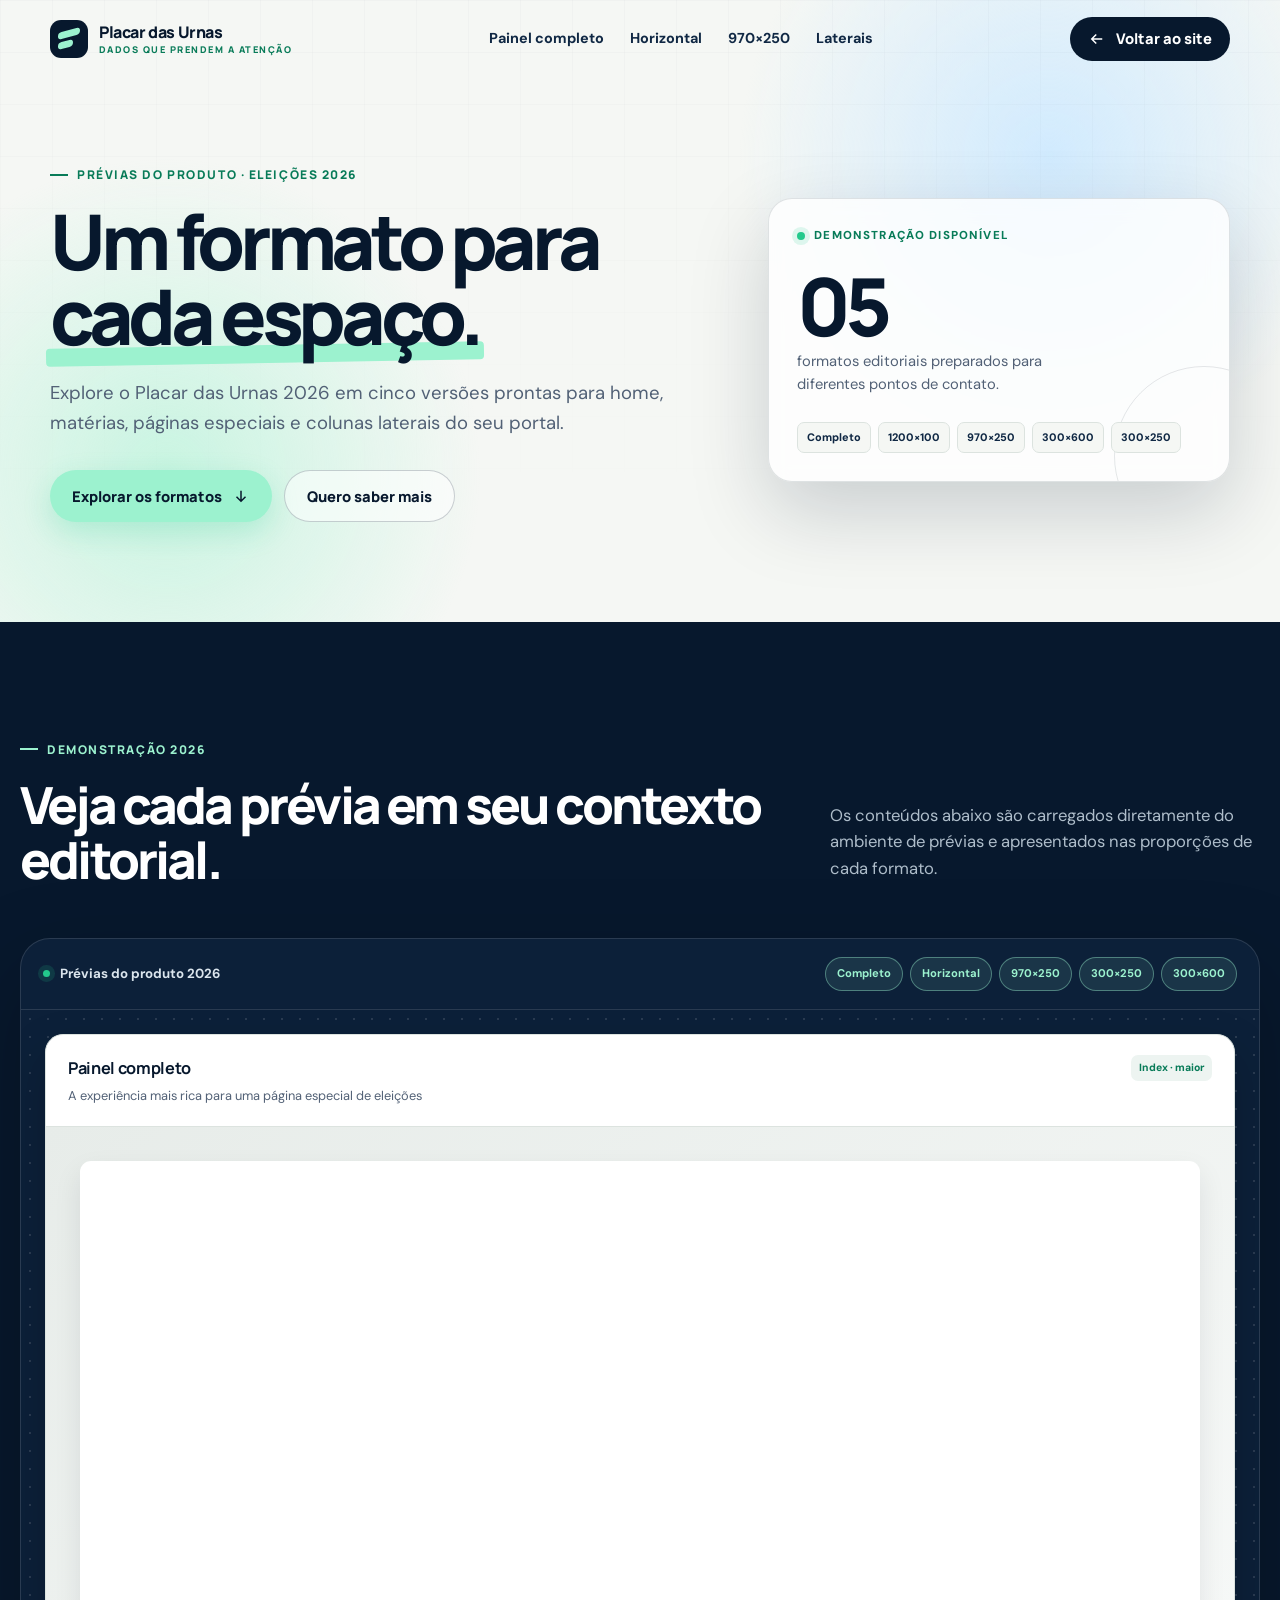
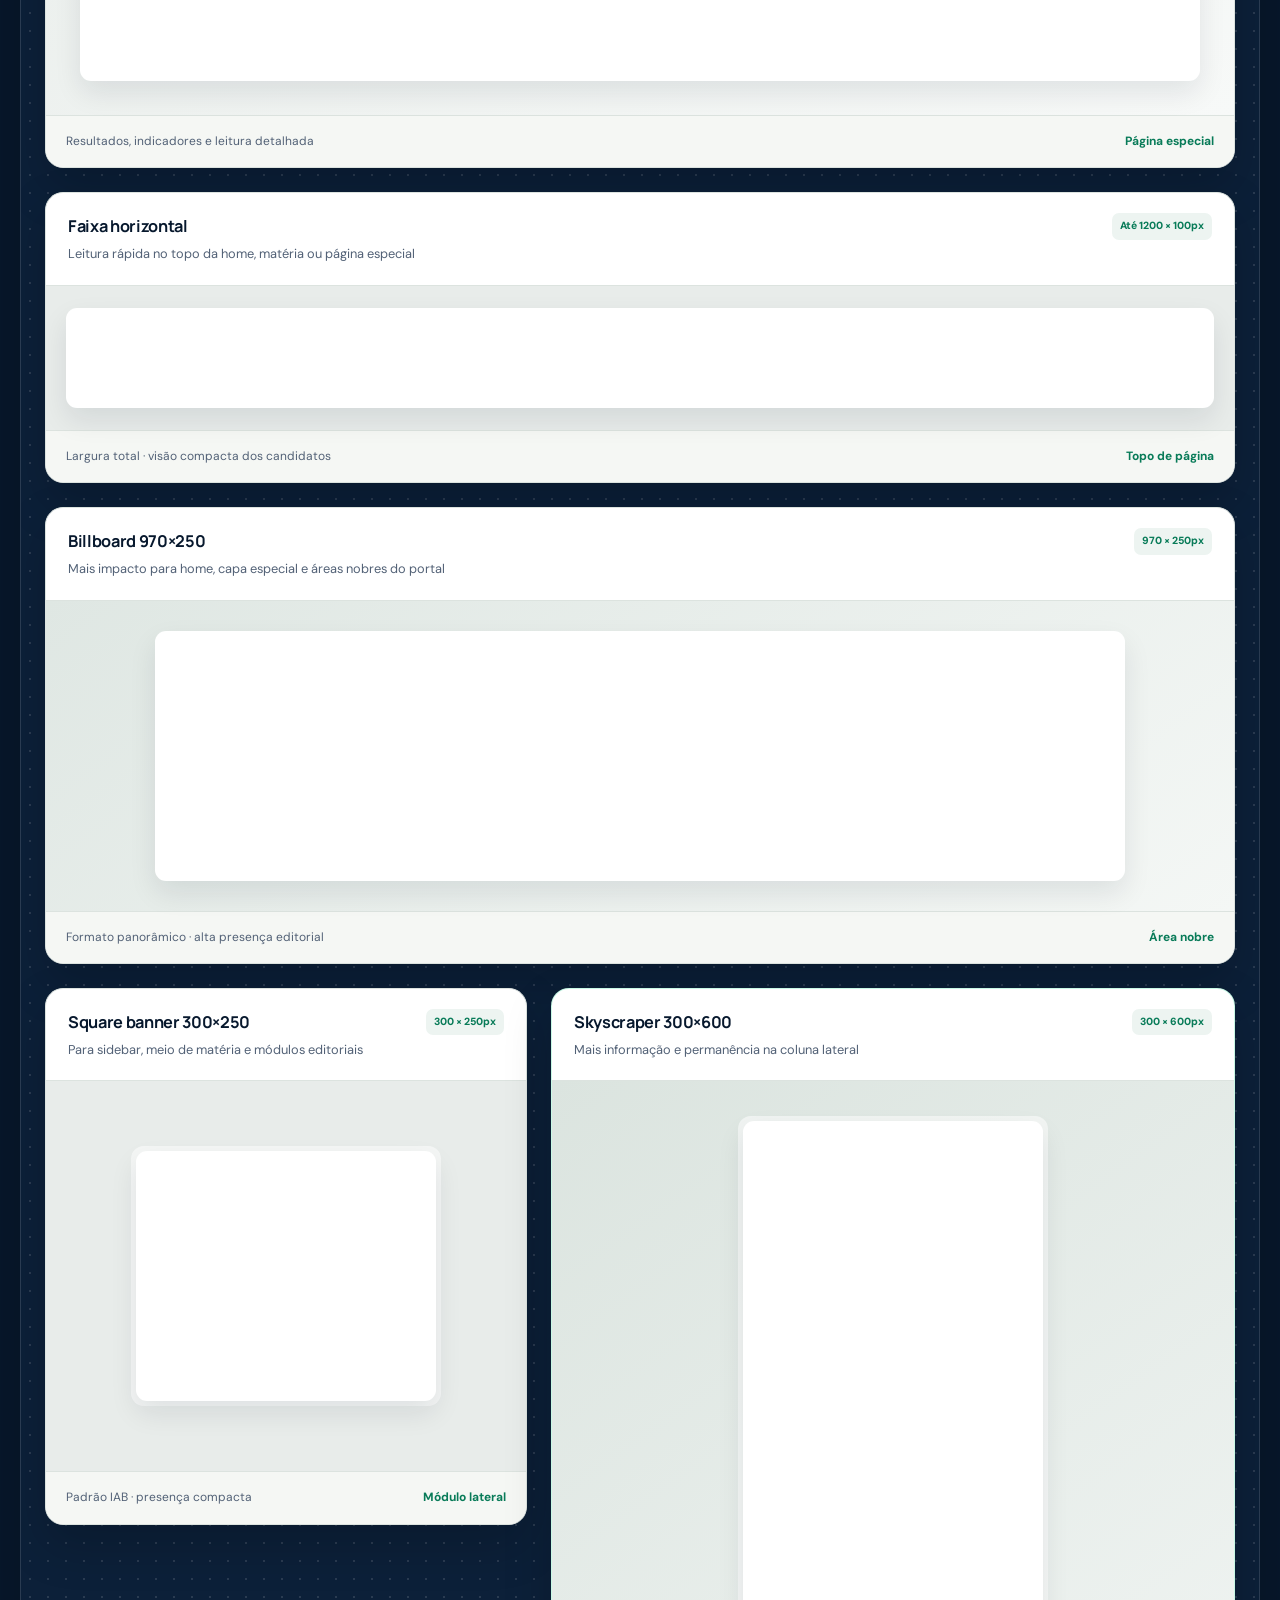
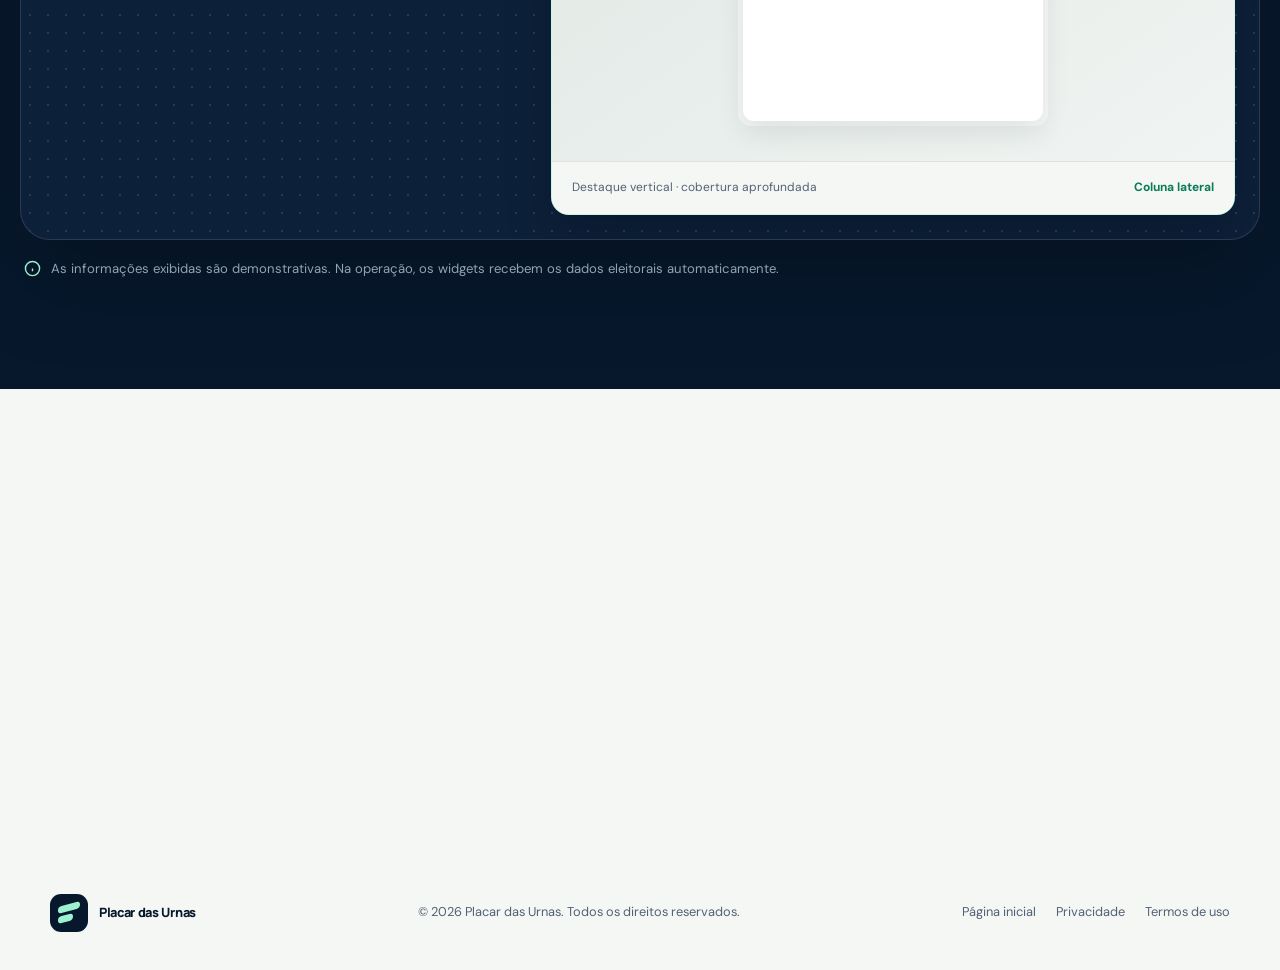
<file: previas.html>
<!DOCTYPE html>
<html lang="pt-BR">
<head>
  <meta charset="UTF-8">
  <meta name="viewport" content="width=device-width, initial-scale=1">
  <meta name="description" content="Conheça os cinco formatos do Placar das Urnas 2026 em suas proporções reais para portais de notícias.">
  <meta name="theme-color" content="#07182d">
  <title>Prévias 2026 | Placar das Urnas</title>
  <link rel="icon" href="./favicon.ico" sizes="any">
  <link rel="preconnect" href="https://fonts.googleapis.com">
  <link rel="preconnect" href="https://fonts.gstatic.com" crossorigin>
  <link href="https://fonts.googleapis.com/css2?family=DM+Sans:wght@400;500;600;700&amp;family=Manrope:wght@500;600;700;800&amp;display=swap" rel="stylesheet">
  <style>
    :root {
      --ink: #07182d;
      --ink-soft: #102844;
      --ink-muted: #526176;
      --paper: #f5f7f4;
      --white: #ffffff;
      --line: #dce3df;
      --line-dark: rgba(255, 255, 255, .12);
      --mint: #9cf2cf;
      --mint-strong: #23c98c;
      --mint-dark: #087b58;
      --yellow: #ffd566;
      --whatsapp: #1fc66d;
      --display: "Manrope", system-ui, sans-serif;
      --body: "DM Sans", system-ui, sans-serif;
      --shadow-sm: 0 12px 30px rgba(7, 24, 45, .08);
      --shadow-lg: 0 30px 80px rgba(7, 24, 45, .18);
    }

    *, *::before, *::after { box-sizing: border-box; }
    html { scroll-behavior: smooth; }
    body { margin: 0; overflow-x: hidden; background: var(--ink); color: var(--ink); font-family: var(--body); line-height: 1.6; -webkit-font-smoothing: antialiased; }
    a { color: inherit; font: inherit; text-decoration: none; }
    svg { display: block; }
    ::selection { background: var(--mint); color: var(--ink); }

    .skip-link { position: fixed; top: 12px; left: 12px; z-index: 9999; padding: 10px 14px; border-radius: 8px; background: var(--white); transform: translateY(-150%); }
    .skip-link:focus { transform: translateY(0); }
    .container { width: min(1180px, calc(100% - 40px)); margin-inline: auto; }
    .eyebrow { display: inline-flex; align-items: center; gap: 9px; margin: 0 0 18px; color: var(--mint-dark); font-family: var(--display); font-size: .75rem; font-weight: 800; letter-spacing: .13em; text-transform: uppercase; }
    .eyebrow::before { content: ""; width: 18px; height: 2px; background: currentColor; }
    .eyebrow--light { color: var(--mint); }
    .button { display: inline-flex; min-height: 52px; align-items: center; justify-content: center; gap: 10px; padding: 0 22px; border-radius: 999px; font-family: var(--display); font-size: .92rem; font-weight: 800; transition: transform .2s ease, box-shadow .2s ease, background .2s ease; }
    .button:hover { transform: translateY(-2px); }
    .button:focus-visible, .nav-link:focus-visible, .format-jump:focus-visible { outline: 3px solid var(--yellow); outline-offset: 3px; }
    .button svg { width: 18px; height: 18px; }
    .button--primary { background: var(--mint); color: var(--ink); box-shadow: 0 10px 28px rgba(35, 201, 140, .22); }
    .button--primary:hover { background: #b5f8dd; box-shadow: 0 14px 36px rgba(35, 201, 140, .3); }
    .button--ghost { border: 1px solid rgba(7, 24, 45, .2); background: rgba(255, 255, 255, .55); color: var(--ink); }
    .button--whatsapp { background: var(--whatsapp); color: #052b18; }

    .site-header { position: fixed; inset: 0 0 auto; z-index: 1000; border-bottom: 1px solid transparent; transition: background .25s ease, border-color .25s ease, box-shadow .25s ease; }
    .site-header.is-scrolled { border-color: rgba(220, 227, 223, .8); background: rgba(245, 247, 244, .92); box-shadow: 0 10px 35px rgba(7, 24, 45, .06); backdrop-filter: blur(16px); }
    .nav { min-height: 78px; display: flex; align-items: center; justify-content: space-between; gap: 24px; }
    .brand { display: inline-flex; align-items: center; gap: 11px; font-family: var(--display); font-weight: 800; }
    .brand-mark { position: relative; width: 38px; height: 38px; overflow: hidden; border-radius: 11px; background: var(--ink); }
    .brand-mark::before, .brand-mark::after { content: ""; position: absolute; left: 8px; width: 22px; height: 7px; border-radius: 999px; background: var(--mint); transform: skewY(-15deg); }
    .brand-mark::before { top: 10px; }
    .brand-mark::after { top: 21px; width: 15px; }
    .brand-name { color: var(--ink); line-height: 1.05; letter-spacing: -.025em; }
    .brand-name small { display: block; margin-top: 4px; color: var(--mint-dark); font-size: .58rem; letter-spacing: .16em; text-transform: uppercase; }
    .nav-links { display: flex; align-items: center; gap: 26px; }
    .nav-link { position: relative; padding-block: 8px; color: var(--ink-soft); font-size: .9rem; font-weight: 700; }
    .nav-link::after { content: ""; position: absolute; right: 0; bottom: 2px; left: 0; height: 2px; border-radius: 999px; background: var(--mint-dark); transform: scaleX(0); transition: transform .25s ease; }
    .nav-link:hover::after, .nav-link.is-active::after { transform: scaleX(1); }
    .site-header .button { min-height: 44px; padding-inline: 18px; background: var(--ink); color: var(--white); }

    .preview-hero { position: relative; overflow: hidden; padding: 158px 0 100px; background: radial-gradient(circle at 82% 25%, rgba(207, 234, 255, .95), transparent 27%), radial-gradient(circle at 13% 76%, rgba(156, 242, 207, .5), transparent 26%), var(--paper); }
    .preview-hero::before { content: ""; position: absolute; inset: 0; opacity: .28; background-image: linear-gradient(rgba(7, 24, 45, .08) 1px, transparent 1px), linear-gradient(90deg, rgba(7, 24, 45, .08) 1px, transparent 1px); background-size: 52px 52px; mask-image: linear-gradient(to bottom, black, transparent 92%); }
    .hero-grid { position: relative; display: grid; grid-template-columns: minmax(0, 1.05fr) minmax(360px, .75fr); align-items: center; gap: 72px; }
    .preview-hero h1 { max-width: 760px; margin: 0; font-family: var(--display); font-size: clamp(3.2rem, 6vw, 5.7rem); font-weight: 800; letter-spacing: -.07em; line-height: .98; }
    .preview-hero h1 span { position: relative; z-index: 0; white-space: nowrap; }
    .preview-hero h1 span::after { content: ""; position: absolute; z-index: -1; right: -4px; bottom: 5px; left: -4px; height: 18px; border-radius: 4px; background: var(--mint); transform: rotate(-1deg); }
    .hero-copy { max-width: 640px; margin: 26px 0 32px; color: var(--ink-muted); font-size: 1.16rem; }
    .hero-actions { display: flex; flex-wrap: wrap; gap: 12px; }
    .format-summary { position: relative; overflow: hidden; padding: 28px; border: 1px solid rgba(7, 24, 45, .12); border-radius: 24px; background: rgba(255, 255, 255, .78); box-shadow: var(--shadow-lg); backdrop-filter: blur(10px); }
    .format-summary::after { content: ""; position: absolute; right: -65px; bottom: -65px; width: 180px; height: 180px; border: 1px solid rgba(7, 24, 45, .1); border-radius: 50%; }
    .summary-label { display: flex; align-items: center; gap: 9px; color: var(--mint-dark); font-size: .72rem; font-weight: 800; letter-spacing: .1em; text-transform: uppercase; }
    .live-dot { flex: 0 0 auto; width: 8px; height: 8px; border-radius: 50%; background: var(--mint-strong); box-shadow: 0 0 0 5px rgba(35, 201, 140, .14); animation: pulse 1.8s ease infinite; }
    .summary-number { display: block; margin: 20px 0 4px; font-family: var(--display); font-size: 5rem; font-weight: 800; letter-spacing: -.08em; line-height: 1; }
    .summary-copy { display: block; max-width: 280px; color: var(--ink-muted); font-size: .92rem; }
    .summary-list { position: relative; z-index: 1; display: flex; flex-wrap: wrap; gap: 7px; margin-top: 25px; }
    .summary-list span { padding: 6px 9px; border: 1px solid var(--line); border-radius: 7px; background: var(--paper); color: var(--ink-soft); font-size: .68rem; font-weight: 800; }

    .preview-studio { padding: 110px 0; background: var(--ink); color: var(--white); }
    .preview-studio > .container { width: min(1300px, calc(100% - 40px)); }
    .section-head { display: flex; align-items: end; justify-content: space-between; gap: 40px; margin-bottom: 50px; }
    .section-title { max-width: 760px; margin: 0; font-family: var(--display); font-size: clamp(2rem, 4vw, 3.5rem); font-weight: 800; letter-spacing: -.055em; line-height: 1.08; }
    .section-copy { max-width: 430px; margin: 0 0 6px; color: #aebdca; font-size: 1.04rem; }
    .studio-shell { overflow: hidden; border: 1px solid var(--line-dark); border-radius: 30px; background: #0c2039; box-shadow: 0 35px 90px rgba(0, 0, 0, .25); }
    .studio-toolbar { display: flex; align-items: center; justify-content: space-between; gap: 18px; padding: 18px 22px; border-bottom: 1px solid var(--line-dark); }
    .studio-status { display: flex; align-items: center; gap: 10px; color: #dbe5ed; font-size: .83rem; font-weight: 700; }
    .studio-status .live-dot { width: 7px; height: 7px; }
    .studio-formats { display: flex; flex-wrap: wrap; justify-content: flex-end; gap: 7px; }
    .format-jump { padding: 7px 11px; border: 1px solid rgba(156, 242, 207, .4); border-radius: 999px; background: rgba(156, 242, 207, .1); color: var(--mint); font-size: .7rem; font-weight: 700; transition: background .2s ease; }
    .format-jump:hover { background: rgba(156, 242, 207, .2); }
    .studio-canvas { display: grid; grid-template-columns: repeat(12, minmax(0, 1fr)); align-items: start; gap: 24px; padding: 24px; background-image: radial-gradient(rgba(255, 255, 255, .12) 1px, transparent 1px); background-size: 18px 18px; }
    .format-card { overflow: hidden; scroll-margin-top: 96px; border: 1px solid var(--line); border-radius: 18px; background: var(--white); color: var(--ink); box-shadow: 0 20px 48px rgba(0, 0, 0, .18); }
    .format-card--wide, .format-card--standard { grid-column: 1 / -1; }
    .format-card--rectangle { grid-column: span 5; }
    .format-card--tower { grid-column: span 7; border-color: rgba(156, 242, 207, .55); }
    .format-card__head { display: flex; align-items: start; justify-content: space-between; gap: 18px; padding: 20px 22px; border-bottom: 1px solid var(--line); }
    .format-card__head h2 { margin: 0; font-family: var(--display); font-size: 1.02rem; letter-spacing: -.02em; }
    .format-card__head p { margin: 5px 0 0; color: var(--ink-muted); font-size: .8rem; }
    .size-badge { flex: 0 0 auto; padding: 5px 8px; border-radius: 7px; background: #edf4f1; color: var(--mint-dark); font-size: .65rem; font-weight: 800; }
    .live-widget { position: relative; overflow: auto; border-radius: 11px; background: var(--white); box-shadow: 0 12px 28px rgba(7, 24, 45, .09); scrollbar-color: rgba(16, 40, 68, .38) transparent; scrollbar-width: thin; }
    .live-widget::-webkit-scrollbar { width: 5px; height: 5px; }
    .live-widget::-webkit-scrollbar-track { background: transparent; }
    .live-widget::-webkit-scrollbar-thumb { border-radius: 999px; background: rgba(16, 40, 68, .35); }
    .live-widget:focus-visible { outline: 3px solid var(--mint-strong); outline-offset: 3px; }
    .live-widget iframe { display: block; border: 0; background: transparent; }
    .standard-preview { display: grid; place-items: center; padding: 34px; background: linear-gradient(145deg, #e7ece9, #f7f9f8); }
    .live-widget--standard { width: min(1180px, 100%); height: 520px; overflow: hidden; }
    .live-widget--standard iframe { width: 1180px; max-width: 100%; height: 520px; }
    .horizontal-preview { padding: 22px 20px; background: #e8ecea; }
    .live-widget--horizontal { width: 100%; height: 100px; overflow: hidden; }
    .live-widget--horizontal iframe { width: 100%; height: 100px; }
    .super-banner-preview { display: grid; place-items: center; padding: 30px 24px; background: linear-gradient(145deg, #dfe7e3, #f4f7f5); }
    .live-widget--970 { width: min(970px, 100%); height: 250px; overflow: hidden; }
    .live-widget--970 iframe { width: 970px; max-width: 100%; height: 250px; }
    .sidebar-preview { display: grid; min-height: 390px; place-items: center; padding: 28px; background: #e8ecea; }
    .sidebar-preview--tower { min-height: 680px; background: linear-gradient(145deg, #dbe4df, #f0f4f2); }
    .sidebar-page { width: 100%; max-width: 310px; padding: 5px; border-radius: 13px; background: rgba(255, 255, 255, .55); }
    .live-widget--sidebar, .live-widget--tower { width: 300px; max-width: 100%; margin-inline: auto; }
    .live-widget--sidebar iframe { width: 300px; max-width: 100%; height: 250px; }
    .live-widget--tower iframe { width: 300px; max-width: 100%; height: 600px; }
    .format-card__foot { display: flex; align-items: center; justify-content: space-between; gap: 14px; padding: 16px 20px; border-top: 1px solid var(--line); color: var(--ink-muted); font-size: .75rem; }
    .format-card__foot strong { color: var(--mint-dark); }
    .studio-note { display: flex; align-items: center; gap: 10px; margin: 18px 4px 0; color: #91a4b6; font-size: .82rem; }
    .studio-note svg { flex: 0 0 auto; width: 17px; color: var(--mint); }

    .final-cta { padding: 100px 0 40px; background: var(--paper); }
    .cta-box { position: relative; overflow: hidden; display: grid; grid-template-columns: 1fr auto; align-items: center; gap: 42px; padding: 62px; border-radius: 30px; background: var(--ink); color: var(--white); }
    .cta-box::after { content: ""; position: absolute; right: -80px; bottom: -130px; width: 360px; height: 360px; border: 1px solid rgba(156, 242, 207, .16); border-radius: 50%; }
    .cta-box > * { position: relative; z-index: 1; }
    .cta-box h2 { max-width: 720px; margin: 0; font-family: var(--display); font-size: clamp(2rem, 4vw, 3.35rem); letter-spacing: -.055em; line-height: 1.08; }
    .cta-box p { max-width: 650px; margin: 16px 0 0; color: #aebdca; }
    .cta-actions { display: grid; gap: 12px; min-width: 250px; }
    .cta-actions small { color: #8497aa; text-align: center; font-size: .8rem; }
    footer { padding: 28px 0 38px; background: var(--paper); }
    .footer-inner { display: flex; align-items: center; justify-content: space-between; gap: 20px; color: var(--ink-muted); font-size: .8rem; }
    .footer-links { display: flex; gap: 20px; }
    .footer-links a:hover { color: var(--mint-dark); }
    .mobile-cta { display: none; }
    .reveal { opacity: 0; transform: translateY(22px); transition: opacity .65s ease, transform .65s ease; }
    .reveal.is-visible { opacity: 1; transform: none; }

    @keyframes pulse { 50% { opacity: .45; transform: scale(.8); } }

    @media (max-width: 1000px) {
      .nav-links { display: none; }
      .hero-grid { grid-template-columns: 1fr; gap: 48px; }
      .format-summary { width: min(520px, 100%); }
      .section-head { align-items: start; flex-direction: column; }
      .studio-canvas { grid-template-columns: 1fr; }
      .format-card--wide, .format-card--standard, .format-card--rectangle, .format-card--tower { grid-column: 1 / -1; }
      .format-card--rectangle, .format-card--tower { width: min(620px, 100%); margin-inline: auto; }
      .cta-box { grid-template-columns: 1fr; }
      .cta-actions { justify-self: start; width: min(360px, 100%); }
    }

    @media (max-width: 720px) {
      .container { width: min(100% - 28px, 1180px); }
      .preview-studio > .container { width: min(1300px, calc(100% - 28px)); }
      .site-header { background: rgba(245, 247, 244, .93); backdrop-filter: blur(14px); }
      .nav { min-height: 68px; }
      .brand-name small, .site-header .button span { display: none; }
      .site-header .button { width: 43px; min-height: 43px; padding: 0; }
      .preview-hero { padding: 118px 0 76px; }
      .preview-hero h1 { font-size: clamp(2.35rem, 10vw, 3.25rem); overflow-wrap: anywhere; }
      .preview-hero h1 span { display: block; white-space: nowrap; }
      .preview-hero h1 span::after { height: 11px; }
      .hero-copy { font-size: 1.02rem; }
      .hero-actions { align-items: stretch; flex-direction: column; }
      .hero-actions .button { width: 100%; }
      .format-summary { padding: 24px; }
      .preview-studio { padding: 78px 0; }
      .section-head { margin-bottom: 36px; }
      .studio-shell { width: 100%; max-width: calc(100vw - 28px); }
      .studio-toolbar { align-items: start; flex-direction: column; }
      .studio-formats { display: grid; width: 100%; grid-template-columns: repeat(3, minmax(0, 1fr)); }
      .format-jump { min-width: 0; padding-inline: 5px; text-align: center; }
      .studio-canvas { padding: 12px; }
      .format-card__head { padding: 17px; }
      .standard-preview { padding: 12px; }
      .live-widget--standard { height: 250px; overflow-x: auto; }
      .live-widget--standard iframe { width: 100%; max-width: none; height: 250px; }
      .horizontal-preview { padding: 16px; }
      .live-widget--horizontal { height: 250px; }
      .live-widget--horizontal iframe { height: 250px; }
      .super-banner-preview { padding: 16px 10px; }
      .sidebar-preview { min-height: 340px; padding: 20px 8px; overflow: hidden; }
      .sidebar-preview--tower { min-height: 640px; }
      .format-card__foot { align-items: start; flex-direction: column; }
      .final-cta { padding-top: 74px; }
      .cta-box { padding: 38px 25px; }
      .cta-actions { min-width: 0; }
      .footer-inner { align-items: start; flex-direction: column; }
      .mobile-cta { position: fixed; right: 14px; bottom: 14px; z-index: 900; display: grid; width: 54px; height: 54px; place-items: center; border: 3px solid var(--paper); border-radius: 50%; background: var(--whatsapp); color: #052b18; box-shadow: 0 12px 28px rgba(7, 24, 45, .24); }
      .mobile-cta svg { width: 25px; height: 25px; }
    }

    @media (max-width: 420px) {
      .studio-formats { grid-template-columns: repeat(2, minmax(0, 1fr)); }
    }

    @media (prefers-reduced-motion: reduce) {
      html { scroll-behavior: auto; }
      *, *::before, *::after { animation-duration: .01ms !important; animation-iteration-count: 1 !important; transition-duration: .01ms !important; }
      .reveal { opacity: 1; transform: none; }
    }
  </style>
</head>
<body id="topo">
  <svg width="0" height="0" style="position:absolute" aria-hidden="true" focusable="false">
    <symbol id="icon-whatsapp" viewBox="0 0 24 24">
      <path d="M17.472 14.382c-.297-.149-1.758-.867-2.03-.967-.273-.099-.471-.148-.67.15-.197.297-.767.966-.94 1.164-.173.199-.347.223-.644.075-.297-.15-1.255-.463-2.39-1.475-.883-.788-1.48-1.761-1.653-2.059-.173-.297-.018-.458.13-.606.134-.133.298-.347.446-.52.149-.174.198-.298.298-.497.099-.198.05-.371-.025-.52-.075-.149-.669-1.612-.916-2.207-.242-.579-.487-.5-.669-.51a12.8 12.8 0 0 0-.57-.01c-.198 0-.52.074-.792.372-.272.297-1.04 1.016-1.04 2.479 0 1.462 1.065 2.875 1.213 3.074.149.198 2.096 3.2 5.077 4.487.709.306 1.262.489 1.694.625.712.227 1.36.195 1.871.118.571-.085 1.758-.719 2.006-1.413.248-.694.248-1.289.173-1.413-.074-.124-.272-.198-.57-.347m-5.421 7.403h-.004a9.87 9.87 0 0 1-5.031-1.378l-.361-.214-3.741.982.998-3.648-.235-.374a9.86 9.86 0 0 1-1.51-5.26c.001-5.45 4.436-9.884 9.888-9.884 2.64 0 5.122 1.03 6.988 2.898a9.825 9.825 0 0 1 2.893 6.994c-.003 5.45-4.437 9.884-9.885 9.884m8.413-18.297A11.815 11.815 0 0 0 12.05 0C5.495 0 .16 5.335.157 11.892c0 2.096.547 4.142 1.588 5.945L.057 24l6.305-1.654a11.882 11.882 0 0 0 5.683 1.448h.005c6.554 0 11.89-5.335 11.893-11.893a11.821 11.821 0 0 0-3.48-8.413Z"/>
    </symbol>
  </svg>

  <a class="skip-link" href="#conteudo">Ir para o conteúdo</a>
  <header class="site-header">
    <div class="container nav">
      <a class="brand" href="./index.html" aria-label="Placar das Urnas — página inicial"><span class="brand-mark" aria-hidden="true"></span><span class="brand-name">Placar das Urnas <small>Dados que prendem a atenção</small></span></a>
      <nav class="nav-links" aria-label="Navegação das prévias"><a class="nav-link" href="#painel-completo">Painel completo</a><a class="nav-link" href="#horizontal">Horizontal</a><a class="nav-link" href="#billboard">970×250</a><a class="nav-link" href="#formatos-laterais">Laterais</a></nav>
      <a class="button" href="./index.html" aria-label="Voltar para a página inicial">
        <svg viewBox="0 0 24 24" fill="none" stroke="currentColor" stroke-width="2" aria-hidden="true"><path d="M19 12H5M11 18l-6-6 6-6"/></svg><span>Voltar ao site</span>
      </a>
    </div>
  </header>

  <main id="conteudo">
    <section class="preview-hero" aria-labelledby="hero-title">
      <div class="container hero-grid">
        <div class="reveal">
          <p class="eyebrow">Prévias do produto · Eleições 2026</p>
          <h1 id="hero-title">Um formato para <span>cada espaço.</span></h1>
          <p class="hero-copy">Explore o Placar das Urnas 2026 em cinco versões prontas para home, matérias, páginas especiais e colunas laterais do seu portal.</p>
          <div class="hero-actions">
            <a class="button button--primary" href="#formatos">Explorar os formatos <svg viewBox="0 0 24 24" fill="none" stroke="currentColor" stroke-width="2" aria-hidden="true"><path d="M12 5v14M18 13l-6 6-6-6"/></svg></a>
            <a class="button button--ghost" href="https://wa.me/5567996521256?text=Ol%C3%A1%21%20Vi%20as%20pr%C3%A9vias%20do%20Placar%20das%20Urnas%202026%20e%20quero%20saber%20mais." target="_blank" rel="noopener noreferrer">Quero saber mais</a>
          </div>
        </div>
        <aside class="format-summary reveal" aria-label="Resumo dos formatos disponíveis">
          <span class="summary-label"><span class="live-dot" aria-hidden="true"></span> Demonstração disponível</span>
          <strong class="summary-number">05</strong>
          <span class="summary-copy">formatos editoriais preparados para diferentes pontos de contato.</span>
          <div class="summary-list" aria-hidden="true"><span>Completo</span><span>1200×100</span><span>970×250</span><span>300×600</span><span>300×250</span></div>
        </aside>
      </div>
    </section>

    <section class="preview-studio" id="formatos" aria-labelledby="studio-title">
      <div class="container">
        <div class="section-head reveal">
          <div><p class="eyebrow eyebrow--light">Demonstração 2026</p><h2 class="section-title" id="studio-title">Veja cada prévia em seu contexto editorial.</h2></div>
          <p class="section-copy">Os conteúdos abaixo são carregados diretamente do ambiente de prévias e apresentados nas proporções de cada formato.</p>
        </div>

        <div class="studio-shell reveal">
          <div class="studio-toolbar">
            <div class="studio-status"><span class="live-dot" aria-hidden="true"></span> Prévias do produto 2026</div>
            <nav class="studio-formats" aria-label="Atalhos para os formatos"><a class="format-jump" href="#painel-completo">Completo</a><a class="format-jump" href="#horizontal">Horizontal</a><a class="format-jump" href="#billboard">970×250</a><a class="format-jump" href="#square">300×250</a><a class="format-jump" href="#skyscraper">300×600</a></nav>
          </div>

          <div class="studio-canvas">
            <article class="format-card format-card--standard" id="painel-completo">
              <header class="format-card__head"><div><h2>Painel completo</h2><p>A experiência mais rica para uma página especial de eleições</p></div><span class="size-badge">Index · maior</span></header>
              <div class="standard-preview"><div class="live-widget live-widget--standard"><iframe class="previa-eleitoral previa-index" src="https://previas-eleicoes-2026.vercel.app/" title="Placar das Urnas 2026" loading="eager" scrolling="no"></iframe></div></div>
              <footer class="format-card__foot"><span>Resultados, indicadores e leitura detalhada</span><strong>Página especial</strong></footer>
            </article>

            <article class="format-card format-card--wide" id="horizontal">
              <header class="format-card__head"><div><h2>Faixa horizontal</h2><p>Leitura rápida no topo da home, matéria ou página especial</p></div><span class="size-badge">Até 1200 × 100px</span></header>
              <div class="horizontal-preview"><div class="live-widget live-widget--horizontal"><iframe class="previa-eleitoral previa-horizontal" src="https://previas-eleicoes-2026.vercel.app/horizontal.html" title="Prévia horizontal das Eleições 2026" loading="lazy" scrolling="no"></iframe></div></div>
              <footer class="format-card__foot"><span>Largura total · visão compacta dos candidatos</span><strong>Topo de página</strong></footer>
            </article>

            <article class="format-card format-card--wide" id="billboard">
              <header class="format-card__head"><div><h2>Billboard 970×250</h2><p>Mais impacto para home, capa especial e áreas nobres do portal</p></div><span class="size-badge">970 × 250px</span></header>
              <div class="super-banner-preview"><div class="live-widget live-widget--970"><iframe class="previa-eleitoral previa-970x250" src="https://previas-eleicoes-2026.vercel.app/970x250.html" title="Prévia 970 por 250 das Eleições 2026" loading="lazy" scrolling="no"></iframe></div></div>
              <footer class="format-card__foot"><span>Formato panorâmico · alta presença editorial</span><strong>Área nobre</strong></footer>
            </article>

            <article class="format-card format-card--rectangle" id="square">
              <header class="format-card__head"><div><h2>Square banner 300×250</h2><p>Para sidebar, meio de matéria e módulos editoriais</p></div><span class="size-badge">300 × 250px</span></header>
              <div class="sidebar-preview"><div class="sidebar-page"><div class="live-widget live-widget--sidebar"><iframe class="previa-eleitoral previa-300x250" src="https://previas-eleicoes-2026.vercel.app/300x250.html" title="Prévia 300 por 250 das Eleições 2026" loading="lazy" scrolling="no"></iframe></div></div></div>
              <footer class="format-card__foot"><span>Padrão IAB · presença compacta</span><strong>Módulo lateral</strong></footer>
            </article>

            <article class="format-card format-card--tower" id="skyscraper">
              <span id="formatos-laterais" aria-hidden="true"></span>
              <header class="format-card__head"><div><h2>Skyscraper 300×600</h2><p>Mais informação e permanência na coluna lateral</p></div><span class="size-badge">300 × 600px</span></header>
              <div class="sidebar-preview sidebar-preview--tower"><div class="sidebar-page"><div class="live-widget live-widget--tower"><iframe class="previa-eleitoral previa-300x600" src="https://previas-eleicoes-2026.vercel.app/300x600.html" title="Prévia 300 por 600 das Eleições 2026" loading="lazy" scrolling="no"></iframe></div></div></div>
              <footer class="format-card__foot"><span>Destaque vertical · cobertura aprofundada</span><strong>Coluna lateral</strong></footer>
            </article>
          </div>
        </div>

        <p class="studio-note reveal"><svg viewBox="0 0 24 24" fill="none" stroke="currentColor" stroke-width="2" aria-hidden="true"><path d="M12 22a10 10 0 1 0 0-20 10 10 0 0 0 0 20Z"/><path d="M12 16v-4M12 8h.01"/></svg>As informações exibidas são demonstrativas. Na operação, os widgets recebem os dados eleitorais automaticamente.</p>
      </div>
    </section>

    <section class="final-cta" aria-labelledby="cta-title">
      <div class="container">
        <div class="cta-box reveal">
          <div><p class="eyebrow eyebrow--light">Leve para o seu portal</p><h2 id="cta-title">Encontrou o formato ideal para a sua cobertura?</h2><p>Fale com um consultor para escolher os melhores pontos de publicação e receber uma proposta para o seu domínio.</p></div>
          <div class="cta-actions"><a class="button button--whatsapp" href="https://wa.me/5567996521256?text=Ol%C3%A1%21%20Vi%20as%20pr%C3%A9vias%20do%20Placar%20das%20Urnas%202026%20e%20quero%20saber%20mais." target="_blank" rel="noopener noreferrer"><svg viewBox="0 0 24 24" fill="currentColor" aria-hidden="true"><use href="#icon-whatsapp"/></svg>Conversar no WhatsApp</a><small>Atendimento sem compromisso</small></div>
        </div>
      </div>
    </section>
  </main>

  <footer>
    <div class="container footer-inner"><a class="brand" href="./index.html"><span class="brand-mark" aria-hidden="true"></span><span class="brand-name">Placar das Urnas</span></a><span>© 2026 Placar das Urnas. Todos os direitos reservados.</span><div class="footer-links"><a href="./index.html">Página inicial</a><a href="./privacidade.html">Privacidade</a><a href="./termos.html">Termos de uso</a></div></div>
  </footer>

  <a class="mobile-cta" href="https://wa.me/5567996521256?text=Ol%C3%A1%21%20Vi%20as%20pr%C3%A9vias%20do%20Placar%20das%20Urnas%202026%20e%20quero%20saber%20mais." target="_blank" rel="noopener noreferrer" aria-label="Falar pelo WhatsApp"><svg viewBox="0 0 24 24" fill="currentColor" aria-hidden="true"><use href="#icon-whatsapp"/></svg></a>

  <script>
    const header = document.querySelector('.site-header');
    const updateHeader = () => header.classList.toggle('is-scrolled', window.scrollY > 12);
    updateHeader();
    window.addEventListener('scroll', updateHeader, { passive: true });

    const observer = 'IntersectionObserver' in window ? new IntersectionObserver((entries, currentObserver) => {
      entries.forEach((entry) => {
        if (entry.isIntersecting) {
          entry.target.classList.add('is-visible');
          currentObserver.unobserve(entry.target);
        }
      });
    }, { threshold: 0.1 }) : null;

    document.querySelectorAll('.reveal').forEach((element) => {
      if (observer) observer.observe(element);
      else element.classList.add('is-visible');
    });
  </script>
</body>
</html>
</file>
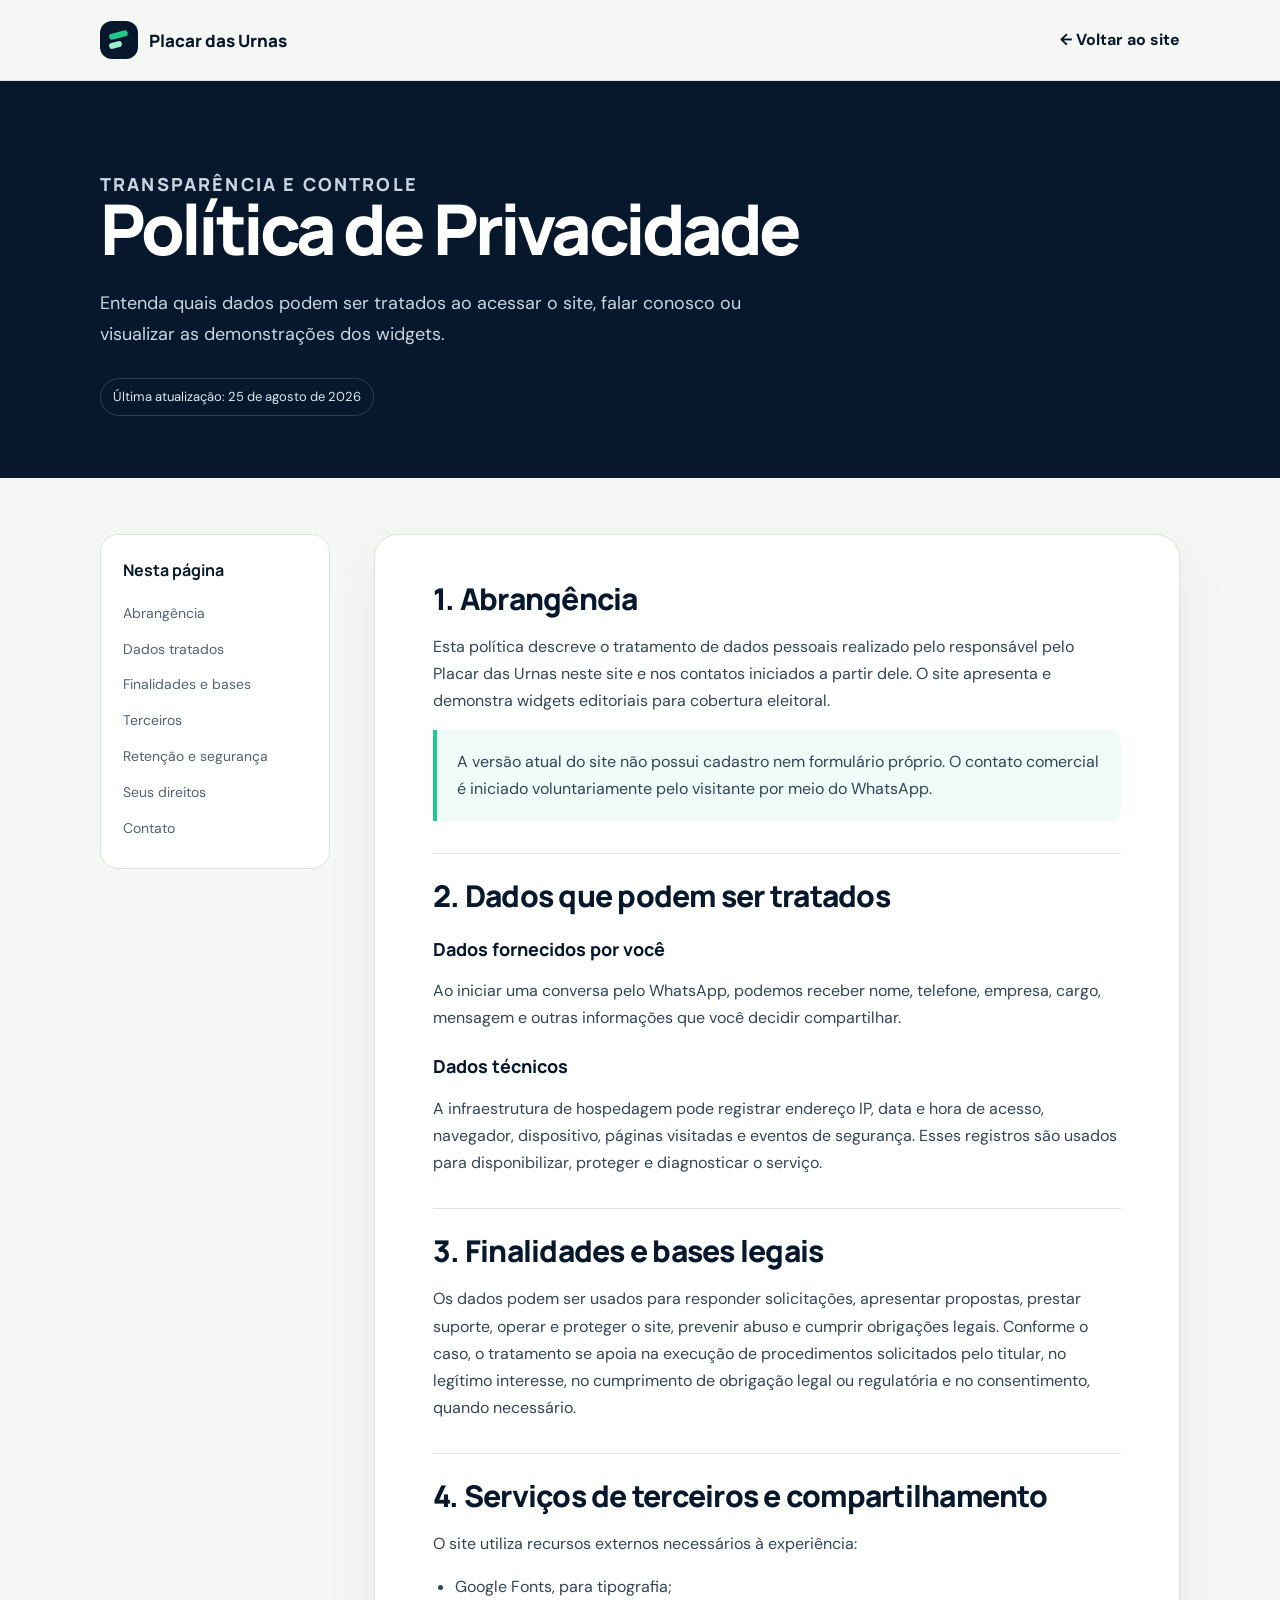
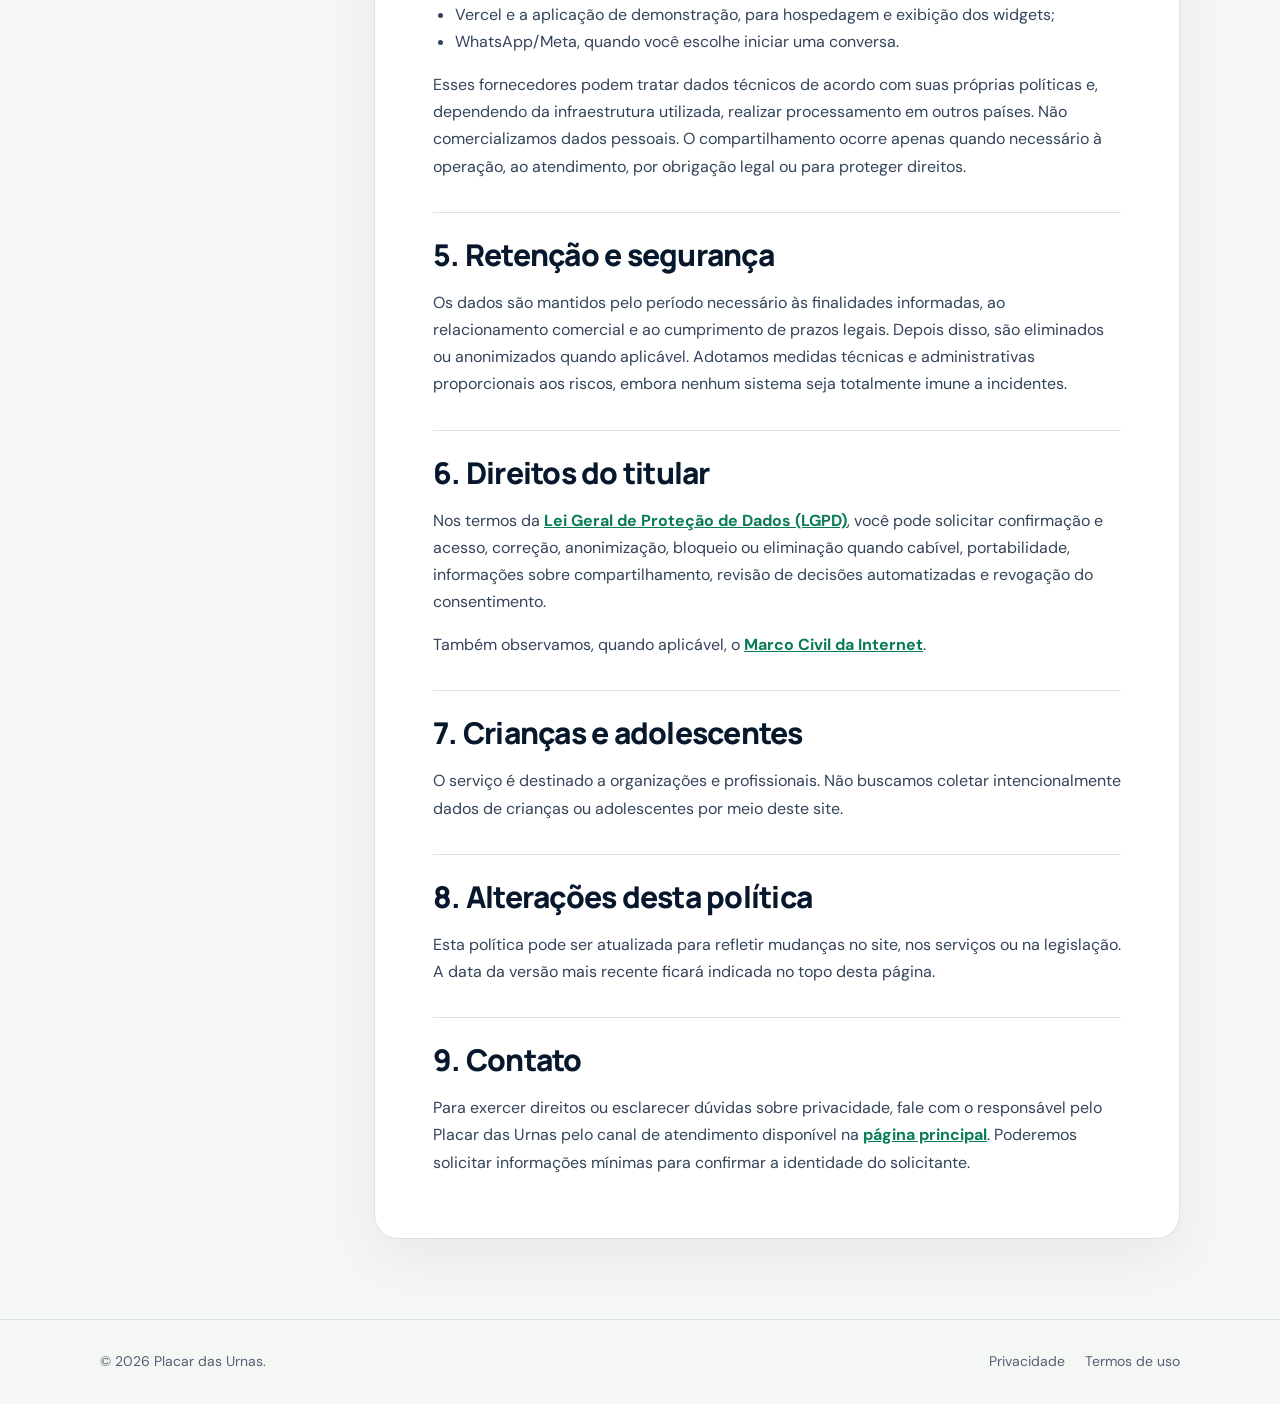
<file: privacidade.html>
<!DOCTYPE html>
<html lang="pt-BR">
<head>
  <meta charset="UTF-8">
  <meta name="viewport" content="width=device-width,initial-scale=1">
  <meta name="description" content="Política de Privacidade do Placar das Urnas.">
  <meta name="theme-color" content="#07182d">
  <title>Política de Privacidade | Placar das Urnas</title>
  <link rel="icon" href="./favicon.ico" sizes="any">
  <link rel="preconnect" href="https://fonts.googleapis.com">
  <link rel="preconnect" href="https://fonts.gstatic.com" crossorigin>
  <link href="https://fonts.googleapis.com/css2?family=DM+Sans:wght@400;500;600;700&amp;family=Manrope:wght@500;600;700;800&amp;display=swap" rel="stylesheet">
  <link rel="stylesheet" href="./legal.css">
</head>
<body>
  <header class="site-header"><div class="container header-inner"><a class="brand" href="./index.html"><span class="brand-mark" aria-hidden="true"></span>Placar das Urnas</a><a class="back" href="./index.html">← Voltar ao site</a></div></header>
  <main>
    <section class="hero"><div class="container"><p class="eyebrow">Transparência e controle</p><h1>Política de Privacidade</h1><p>Entenda quais dados podem ser tratados ao acessar o site, falar conosco ou visualizar as demonstrações dos widgets.</p><span class="updated">Última atualização: 25 de agosto de 2026</span></div></section>
    <div class="container legal-layout">
      <nav class="toc" aria-label="Nesta página"><strong>Nesta página</strong><a href="#abrangencia">Abrangência</a><a href="#dados">Dados tratados</a><a href="#finalidades">Finalidades e bases</a><a href="#terceiros">Terceiros</a><a href="#retencao">Retenção e segurança</a><a href="#direitos">Seus direitos</a><a href="#contato">Contato</a></nav>
      <article class="content">
        <section id="abrangencia"><h2>1. Abrangência</h2><p>Esta política descreve o tratamento de dados pessoais realizado pelo responsável pelo Placar das Urnas neste site e nos contatos iniciados a partir dele. O site apresenta e demonstra widgets editoriais para cobertura eleitoral.</p><p class="notice">A versão atual do site não possui cadastro nem formulário próprio. O contato comercial é iniciado voluntariamente pelo visitante por meio do WhatsApp.</p></section>
        <section id="dados"><h2>2. Dados que podem ser tratados</h2><h3>Dados fornecidos por você</h3><p>Ao iniciar uma conversa pelo WhatsApp, podemos receber nome, telefone, empresa, cargo, mensagem e outras informações que você decidir compartilhar.</p><h3>Dados técnicos</h3><p>A infraestrutura de hospedagem pode registrar endereço IP, data e hora de acesso, navegador, dispositivo, páginas visitadas e eventos de segurança. Esses registros são usados para disponibilizar, proteger e diagnosticar o serviço.</p></section>
        <section id="finalidades"><h2>3. Finalidades e bases legais</h2><p>Os dados podem ser usados para responder solicitações, apresentar propostas, prestar suporte, operar e proteger o site, prevenir abuso e cumprir obrigações legais. Conforme o caso, o tratamento se apoia na execução de procedimentos solicitados pelo titular, no legítimo interesse, no cumprimento de obrigação legal ou regulatória e no consentimento, quando necessário.</p></section>
        <section id="terceiros"><h2>4. Serviços de terceiros e compartilhamento</h2><p>O site utiliza recursos externos necessários à experiência:</p><ul><li>Google Fonts, para tipografia;</li><li>Vercel e a aplicação de demonstração, para hospedagem e exibição dos widgets;</li><li>WhatsApp/Meta, quando você escolhe iniciar uma conversa.</li></ul><p>Esses fornecedores podem tratar dados técnicos de acordo com suas próprias políticas e, dependendo da infraestrutura utilizada, realizar processamento em outros países. Não comercializamos dados pessoais. O compartilhamento ocorre apenas quando necessário à operação, ao atendimento, por obrigação legal ou para proteger direitos.</p></section>
        <section id="retencao"><h2>5. Retenção e segurança</h2><p>Os dados são mantidos pelo período necessário às finalidades informadas, ao relacionamento comercial e ao cumprimento de prazos legais. Depois disso, são eliminados ou anonimizados quando aplicável. Adotamos medidas técnicas e administrativas proporcionais aos riscos, embora nenhum sistema seja totalmente imune a incidentes.</p></section>
        <section id="direitos"><h2>6. Direitos do titular</h2><p>Nos termos da <a href="https://www.planalto.gov.br/ccivil_03/_ato2015-2018/2018/lei/l13709compilado.htm" target="_blank" rel="noopener noreferrer">Lei Geral de Proteção de Dados (LGPD)</a>, você pode solicitar confirmação e acesso, correção, anonimização, bloqueio ou eliminação quando cabível, portabilidade, informações sobre compartilhamento, revisão de decisões automatizadas e revogação do consentimento.</p><p>Também observamos, quando aplicável, o <a href="https://www.planalto.gov.br/ccivil_03/_ato2011-2014/2014/lei/l12965.htm" target="_blank" rel="noopener noreferrer">Marco Civil da Internet</a>.</p></section>
        <section><h2>7. Crianças e adolescentes</h2><p>O serviço é destinado a organizações e profissionais. Não buscamos coletar intencionalmente dados de crianças ou adolescentes por meio deste site.</p></section>
        <section><h2>8. Alterações desta política</h2><p>Esta política pode ser atualizada para refletir mudanças no site, nos serviços ou na legislação. A data da versão mais recente ficará indicada no topo desta página.</p></section>
        <section id="contato"><h2>9. Contato</h2><p>Para exercer direitos ou esclarecer dúvidas sobre privacidade, fale com o responsável pelo Placar das Urnas pelo canal de atendimento disponível na <a href="./index.html">página principal</a>. Poderemos solicitar informações mínimas para confirmar a identidade do solicitante.</p></section>
      </article>
    </div>
  </main>
  <footer class="legal-footer"><div class="container footer-inner"><span>© 2026 Placar das Urnas.</span><div class="footer-links"><a href="./privacidade.html">Privacidade</a><a href="./termos.html">Termos de uso</a></div></div></footer>
</body>
</html>
</file>
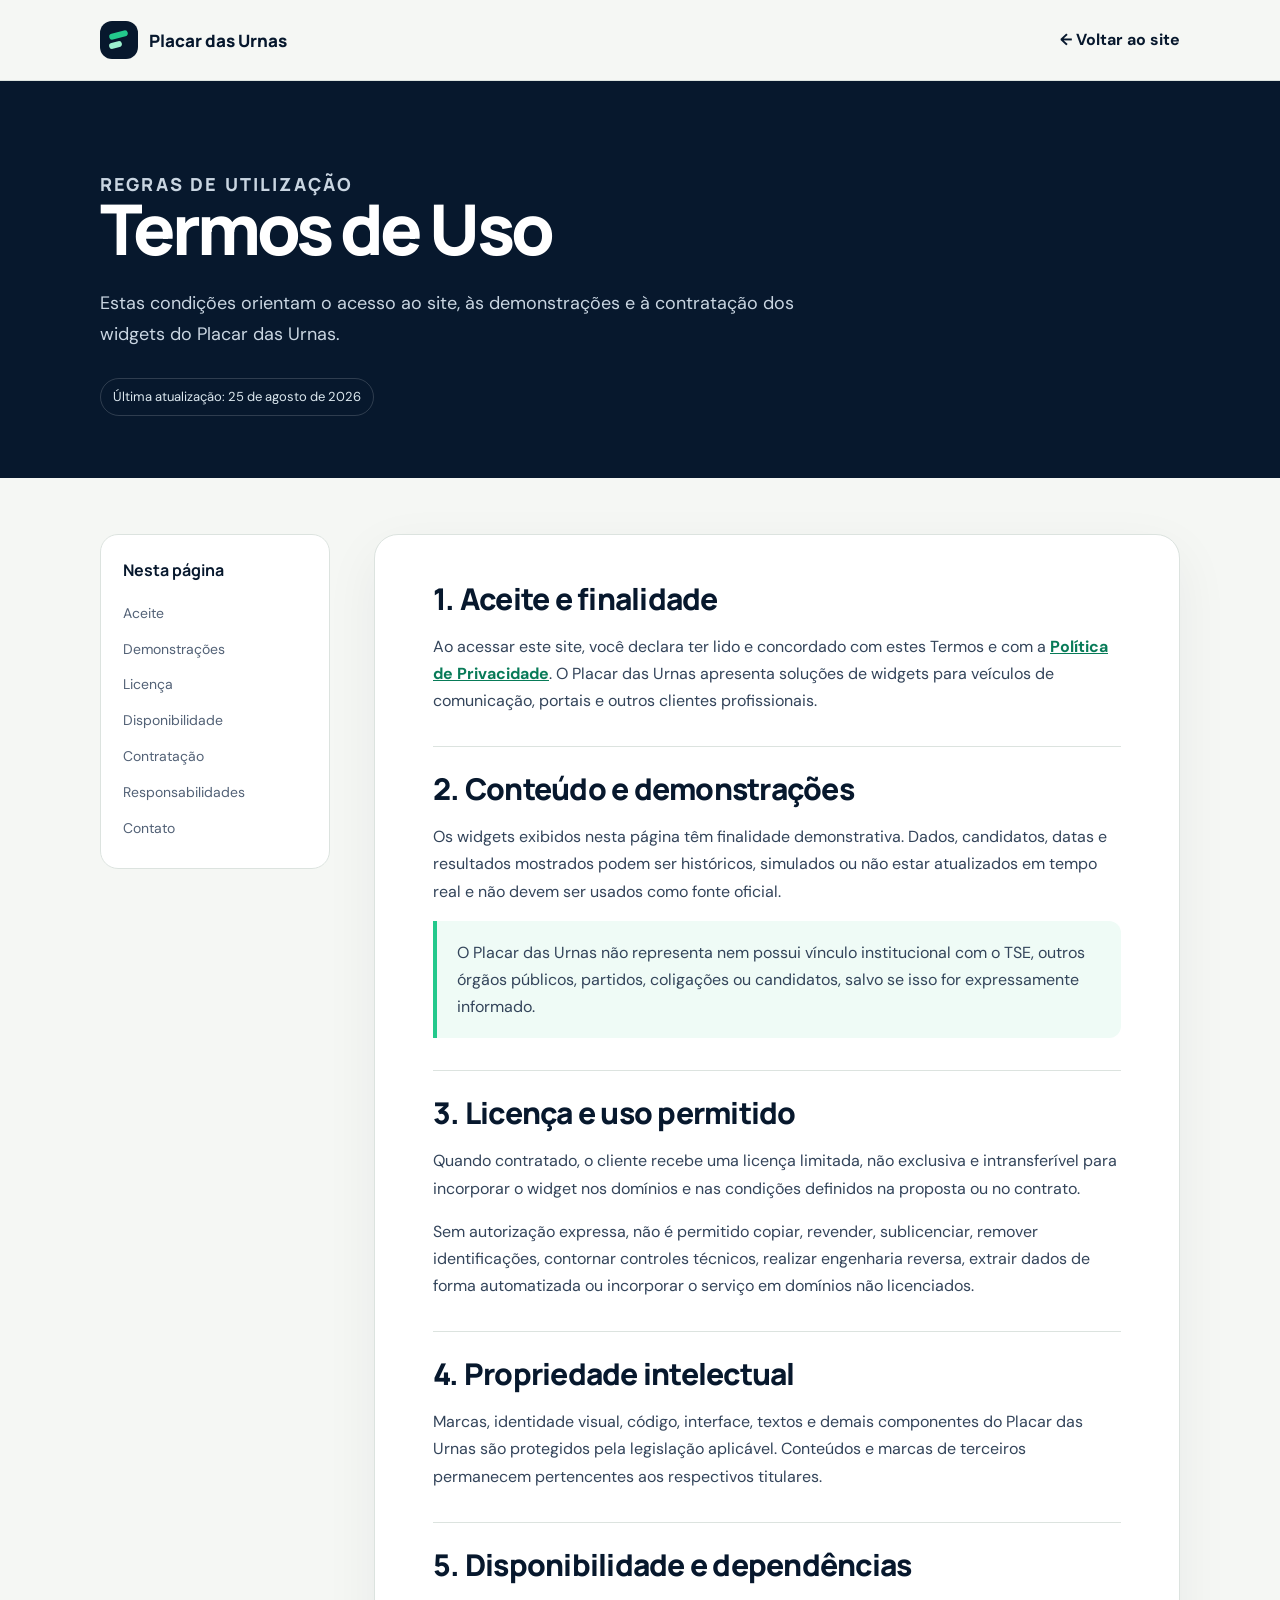
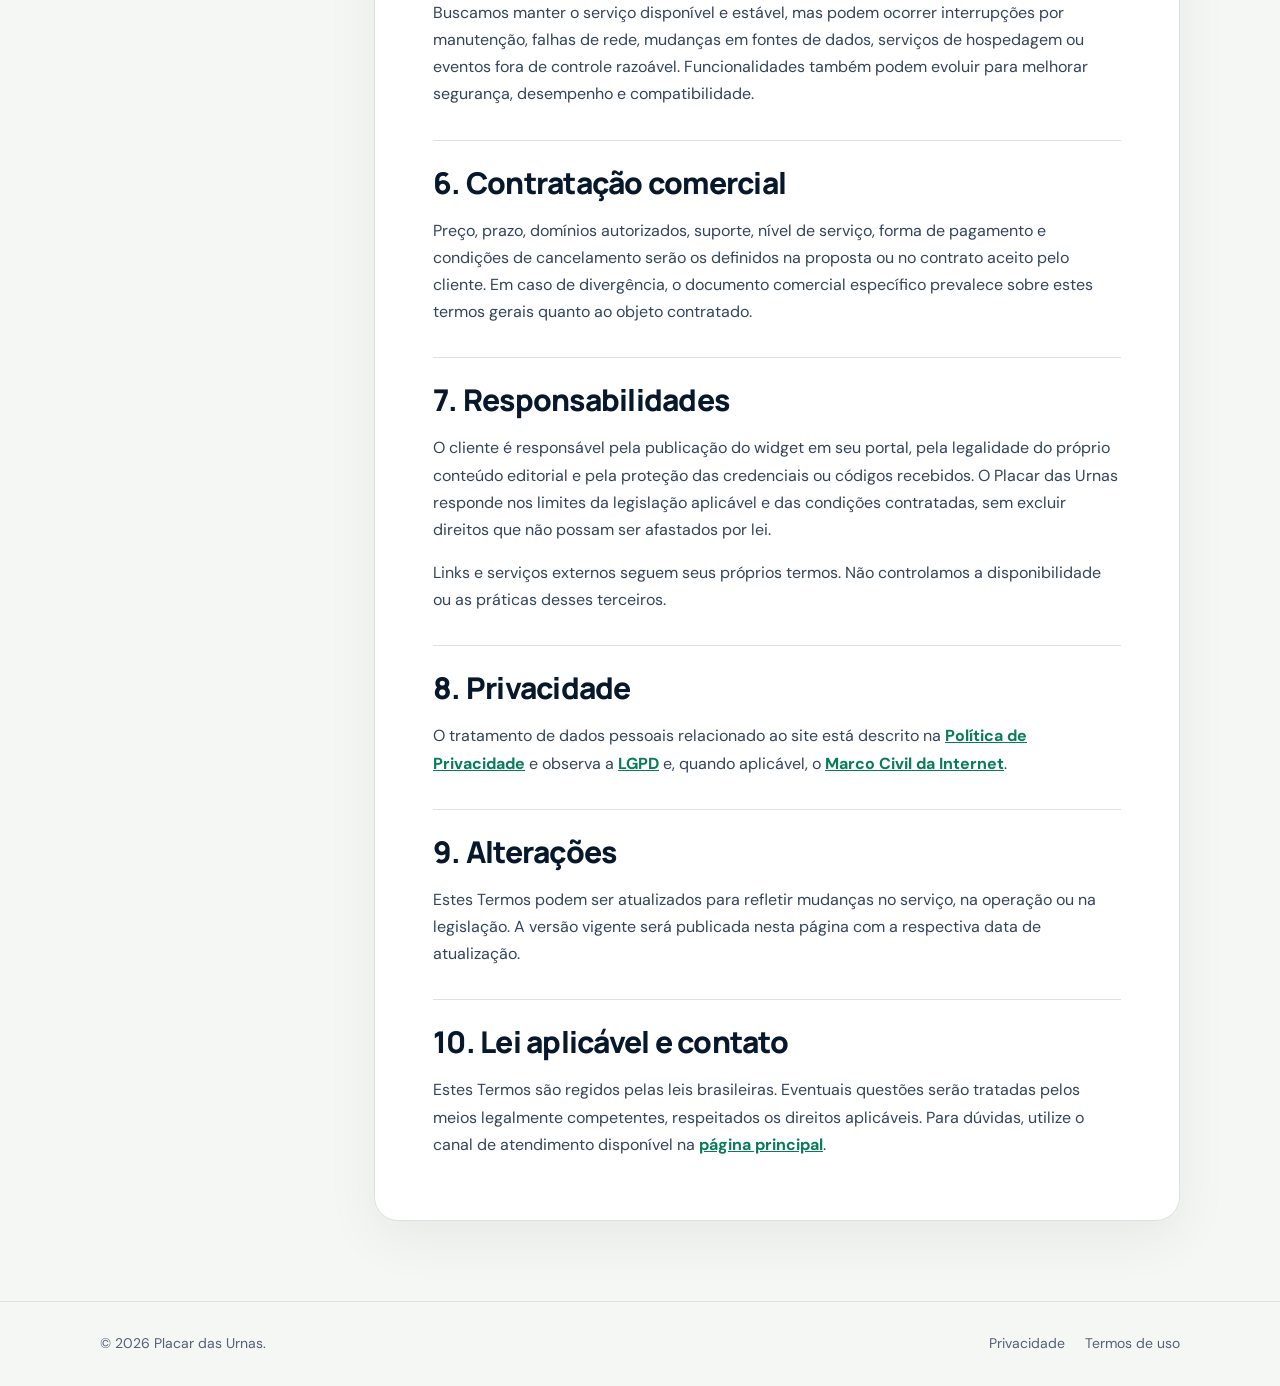
<file: termos.html>
<!DOCTYPE html>
<html lang="pt-BR">
<head>
  <meta charset="UTF-8">
  <meta name="viewport" content="width=device-width,initial-scale=1">
  <meta name="description" content="Termos de Uso do Placar das Urnas.">
  <meta name="theme-color" content="#07182d">
  <title>Termos de Uso | Placar das Urnas</title>
  <link rel="icon" href="./favicon.ico" sizes="any">
  <link rel="preconnect" href="https://fonts.googleapis.com">
  <link rel="preconnect" href="https://fonts.gstatic.com" crossorigin>
  <link href="https://fonts.googleapis.com/css2?family=DM+Sans:wght@400;500;600;700&amp;family=Manrope:wght@500;600;700;800&amp;display=swap" rel="stylesheet">
  <link rel="stylesheet" href="./legal.css">
</head>
<body>
  <header class="site-header"><div class="container header-inner"><a class="brand" href="./index.html"><span class="brand-mark" aria-hidden="true"></span>Placar das Urnas</a><a class="back" href="./index.html">← Voltar ao site</a></div></header>
  <main>
    <section class="hero"><div class="container"><p class="eyebrow">Regras de utilização</p><h1>Termos de Uso</h1><p>Estas condições orientam o acesso ao site, às demonstrações e à contratação dos widgets do Placar das Urnas.</p><span class="updated">Última atualização: 25 de agosto de 2026</span></div></section>
    <div class="container legal-layout">
      <nav class="toc" aria-label="Nesta página"><strong>Nesta página</strong><a href="#aceite">Aceite</a><a href="#demonstracoes">Demonstrações</a><a href="#licenca">Licença</a><a href="#disponibilidade">Disponibilidade</a><a href="#contratacao">Contratação</a><a href="#responsabilidade">Responsabilidades</a><a href="#contato">Contato</a></nav>
      <article class="content">
        <section id="aceite"><h2>1. Aceite e finalidade</h2><p>Ao acessar este site, você declara ter lido e concordado com estes Termos e com a <a href="./privacidade.html">Política de Privacidade</a>. O Placar das Urnas apresenta soluções de widgets para veículos de comunicação, portais e outros clientes profissionais.</p></section>
        <section id="demonstracoes"><h2>2. Conteúdo e demonstrações</h2><p>Os widgets exibidos nesta página têm finalidade demonstrativa. Dados, candidatos, datas e resultados mostrados podem ser históricos, simulados ou não estar atualizados em tempo real e não devem ser usados como fonte oficial.</p><p class="notice">O Placar das Urnas não representa nem possui vínculo institucional com o TSE, outros órgãos públicos, partidos, coligações ou candidatos, salvo se isso for expressamente informado.</p></section>
        <section id="licenca"><h2>3. Licença e uso permitido</h2><p>Quando contratado, o cliente recebe uma licença limitada, não exclusiva e intransferível para incorporar o widget nos domínios e nas condições definidos na proposta ou no contrato.</p><p>Sem autorização expressa, não é permitido copiar, revender, sublicenciar, remover identificações, contornar controles técnicos, realizar engenharia reversa, extrair dados de forma automatizada ou incorporar o serviço em domínios não licenciados.</p></section>
        <section><h2>4. Propriedade intelectual</h2><p>Marcas, identidade visual, código, interface, textos e demais componentes do Placar das Urnas são protegidos pela legislação aplicável. Conteúdos e marcas de terceiros permanecem pertencentes aos respectivos titulares.</p></section>
        <section id="disponibilidade"><h2>5. Disponibilidade e dependências</h2><p>Buscamos manter o serviço disponível e estável, mas podem ocorrer interrupções por manutenção, falhas de rede, mudanças em fontes de dados, serviços de hospedagem ou eventos fora de controle razoável. Funcionalidades também podem evoluir para melhorar segurança, desempenho e compatibilidade.</p></section>
        <section id="contratacao"><h2>6. Contratação comercial</h2><p>Preço, prazo, domínios autorizados, suporte, nível de serviço, forma de pagamento e condições de cancelamento serão os definidos na proposta ou no contrato aceito pelo cliente. Em caso de divergência, o documento comercial específico prevalece sobre estes termos gerais quanto ao objeto contratado.</p></section>
        <section id="responsabilidade"><h2>7. Responsabilidades</h2><p>O cliente é responsável pela publicação do widget em seu portal, pela legalidade do próprio conteúdo editorial e pela proteção das credenciais ou códigos recebidos. O Placar das Urnas responde nos limites da legislação aplicável e das condições contratadas, sem excluir direitos que não possam ser afastados por lei.</p><p>Links e serviços externos seguem seus próprios termos. Não controlamos a disponibilidade ou as práticas desses terceiros.</p></section>
        <section><h2>8. Privacidade</h2><p>O tratamento de dados pessoais relacionado ao site está descrito na <a href="./privacidade.html">Política de Privacidade</a> e observa a <a href="https://www.planalto.gov.br/ccivil_03/_ato2015-2018/2018/lei/l13709compilado.htm" target="_blank" rel="noopener noreferrer">LGPD</a> e, quando aplicável, o <a href="https://www.planalto.gov.br/ccivil_03/_ato2011-2014/2014/lei/l12965.htm" target="_blank" rel="noopener noreferrer">Marco Civil da Internet</a>.</p></section>
        <section><h2>9. Alterações</h2><p>Estes Termos podem ser atualizados para refletir mudanças no serviço, na operação ou na legislação. A versão vigente será publicada nesta página com a respectiva data de atualização.</p></section>
        <section id="contato"><h2>10. Lei aplicável e contato</h2><p>Estes Termos são regidos pelas leis brasileiras. Eventuais questões serão tratadas pelos meios legalmente competentes, respeitados os direitos aplicáveis. Para dúvidas, utilize o canal de atendimento disponível na <a href="./index.html">página principal</a>.</p></section>
      </article>
    </div>
  </main>
  <footer class="legal-footer"><div class="container footer-inner"><span>© 2026 Placar das Urnas.</span><div class="footer-links"><a href="./privacidade.html">Privacidade</a><a href="./termos.html">Termos de uso</a></div></div></footer>
</body>
</html>
</file>
<file: legal.css>
:root{--ink:#07182d;--muted:#526176;--paper:#f5f7f4;--white:#fff;--line:#dce3df;--mint:#9cf2cf;--mint-strong:#23c98c;--display:"Manrope",system-ui,sans-serif;--body:"DM Sans",system-ui,sans-serif}*{box-sizing:border-box}html{scroll-behavior:smooth}body{margin:0;background:var(--paper);color:var(--ink);font-family:var(--body);line-height:1.7;-webkit-font-smoothing:antialiased}a{color:inherit}.container{width:min(1080px,calc(100% - 40px));margin-inline:auto}.site-header{border-bottom:1px solid var(--line);background:rgba(245,247,244,.94);backdrop-filter:blur(14px)}.header-inner{min-height:80px;display:flex;align-items:center;justify-content:space-between;gap:24px}.brand{display:flex;align-items:center;gap:11px;text-decoration:none;font:800 17px/1 var(--display)}.brand-mark{position:relative;width:38px;height:38px;border-radius:12px;background:var(--ink)}.brand-mark:before,.brand-mark:after{content:"";position:absolute;height:6px;border-radius:9px;background:var(--mint-strong);transform:rotate(-15deg)}.brand-mark:before{width:19px;left:9px;top:11px}.brand-mark:after{width:13px;left:9px;top:21px;background:var(--mint)}.back{display:inline-flex;align-items:center;gap:8px;text-decoration:none;font-weight:700}.back:hover{color:#087b58}.hero{padding:70px 0 62px;background:var(--ink);color:var(--white)}.eyebrow{margin:0 0 14px;color:var(--mint);font:800 12px/1 var(--display);letter-spacing:.12em;text-transform:uppercase}.hero h1{max-width:820px;margin:0;font:800 clamp(38px,7vw,70px)/1.02 var(--display);letter-spacing:-.055em}.hero p{max-width:720px;margin:24px 0 0;color:#c9d5e1;font-size:18px}.updated{display:inline-flex;margin-top:28px;padding:7px 12px;border:1px solid rgba(255,255,255,.16);border-radius:999px;color:#dce8ef;font-size:13px}.legal-layout{display:grid;grid-template-columns:230px minmax(0,1fr);gap:44px;padding:56px 0 80px}.toc{position:sticky;top:24px;align-self:start;padding:22px;border:1px solid var(--line);border-radius:18px;background:var(--white)}.toc strong{display:block;margin-bottom:12px;font-family:var(--display)}.toc a{display:block;padding:6px 0;color:var(--muted);font-size:14px;text-decoration:none}.toc a:hover{color:#087b58}.content{padding:46px clamp(22px,5vw,58px);border:1px solid var(--line);border-radius:24px;background:var(--white);box-shadow:0 18px 55px rgba(7,24,45,.06)}.content section{scroll-margin-top:24px}.content section+section{padding-top:24px;margin-top:32px;border-top:1px solid var(--line)}.content h2{margin:0 0 14px;font:800 clamp(23px,3vw,30px)/1.2 var(--display);letter-spacing:-.025em}.content h3{margin:24px 0 8px;font:750 18px/1.3 var(--display)}.content p,.content li{color:#33445a}.content ul{padding-left:22px}.content a{color:#087b58;font-weight:700}.notice{padding:18px 20px;border-left:4px solid var(--mint-strong);border-radius:0 12px 12px 0;background:#effbf6}.legal-footer{border-top:1px solid var(--line);padding:30px 0}.footer-inner{display:flex;align-items:center;justify-content:space-between;gap:24px;color:var(--muted);font-size:14px}.footer-links{display:flex;gap:20px}.footer-links a{text-decoration:none}.footer-links a:hover{color:#087b58}@media(max-width:760px){.container{width:min(100% - 28px,1080px)}.header-inner{min-height:68px}.hero{padding:48px 0}.legal-layout{grid-template-columns:1fr;gap:20px;padding:28px 0 56px}.toc{position:static}.content{padding:30px 20px}.footer-inner{align-items:flex-start;flex-direction:column}.footer-links{flex-wrap:wrap}}
</file>
